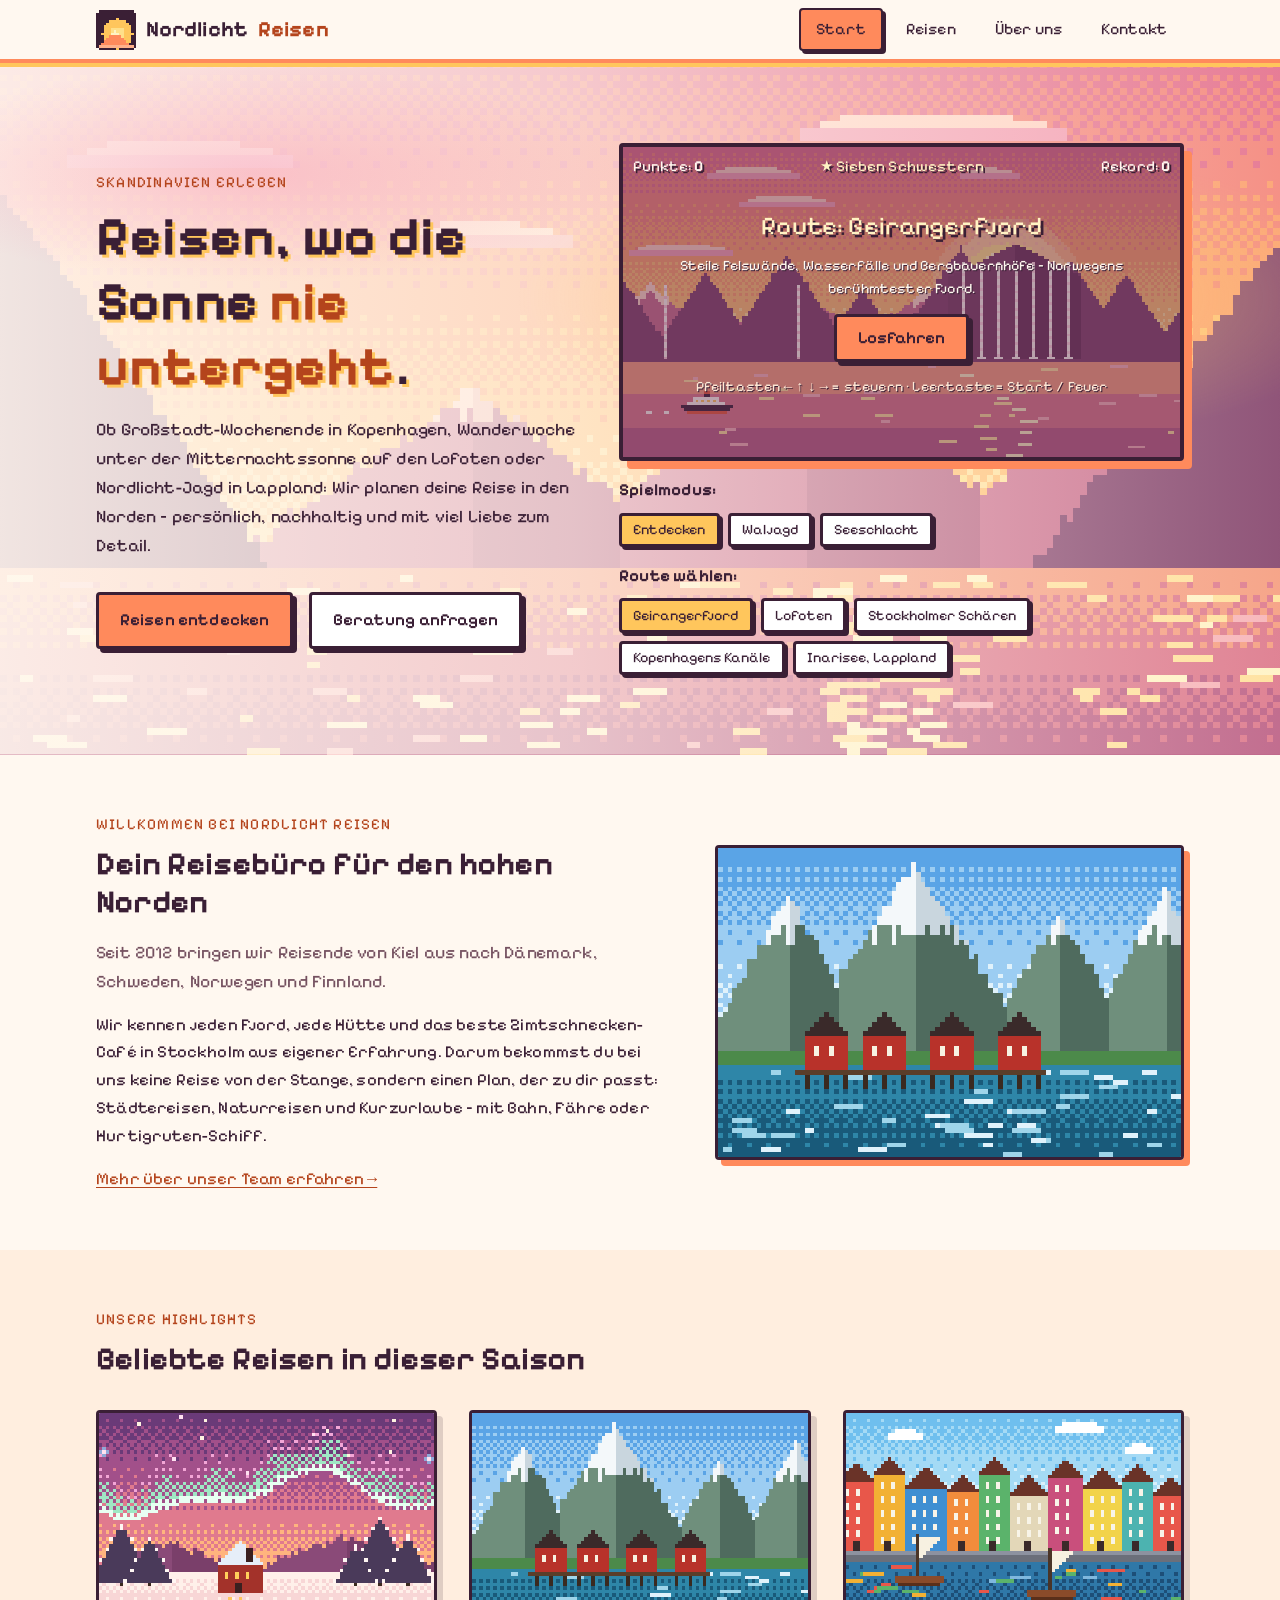
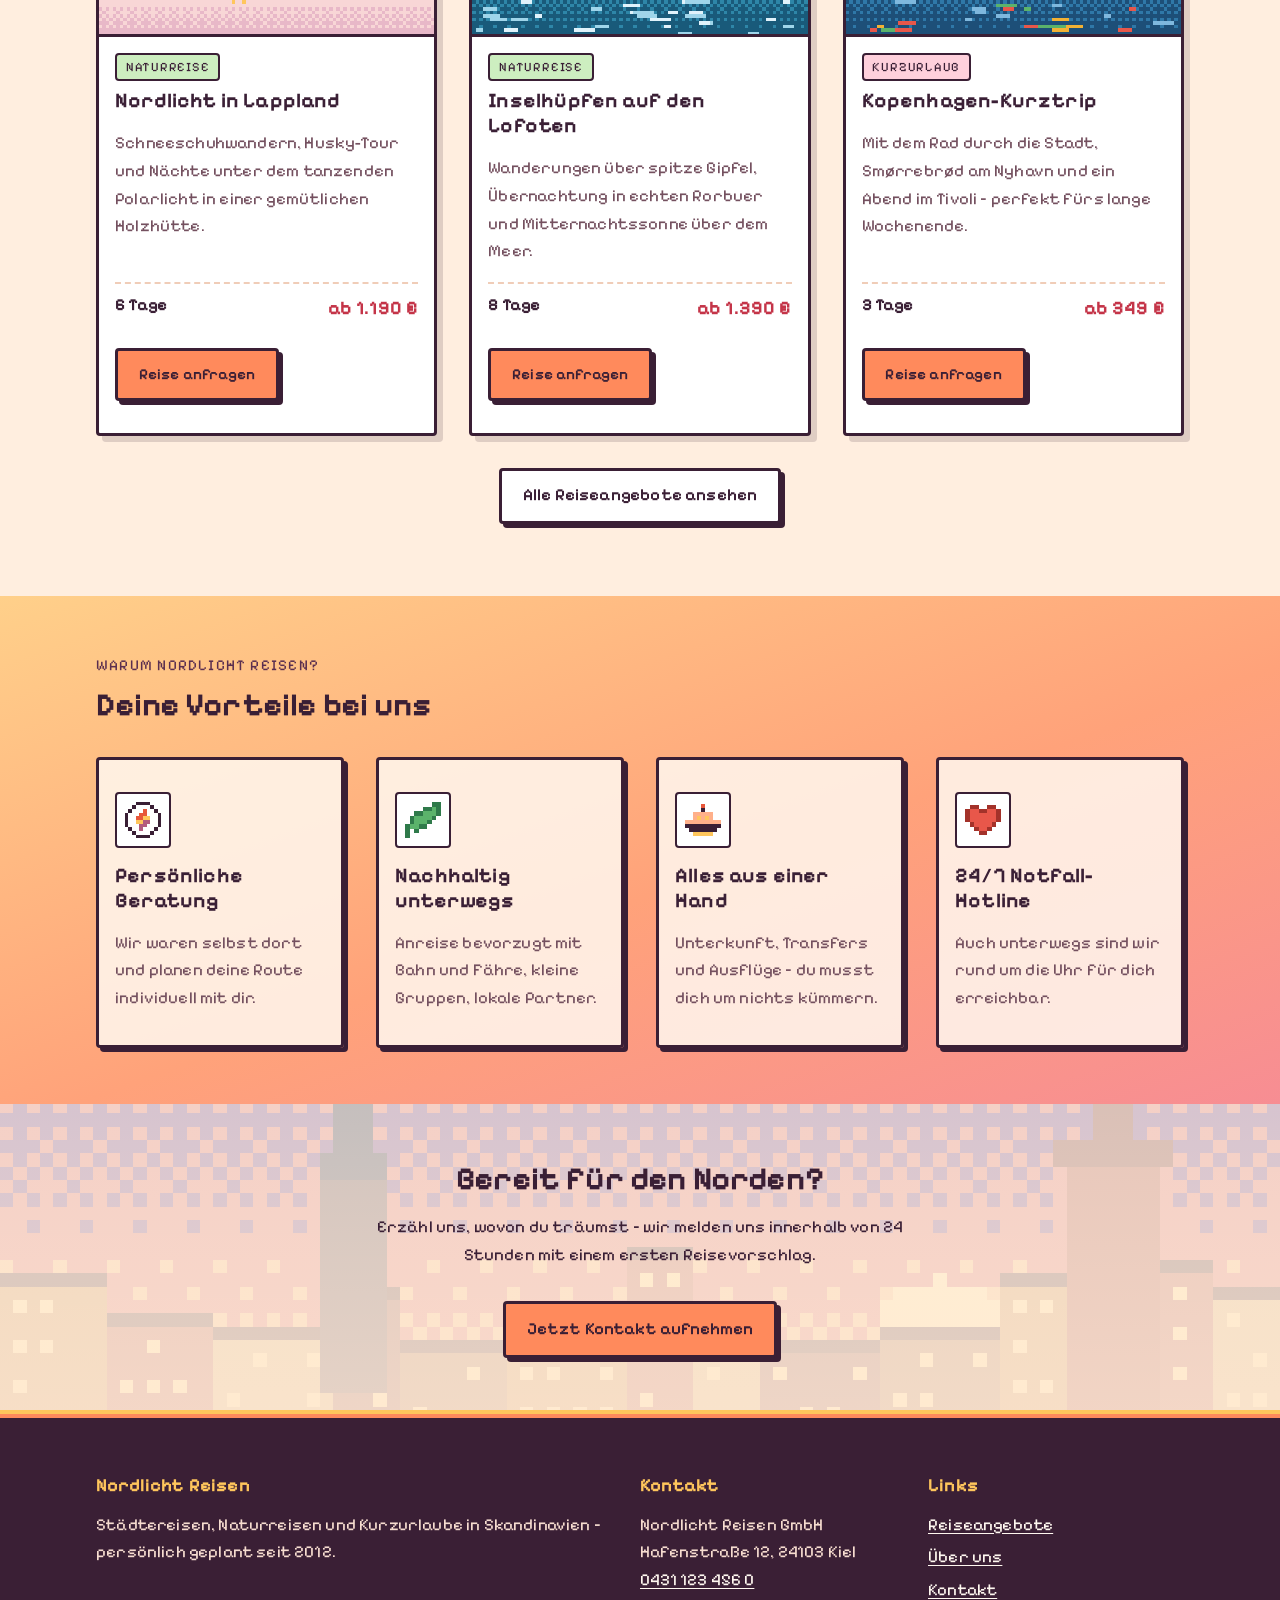
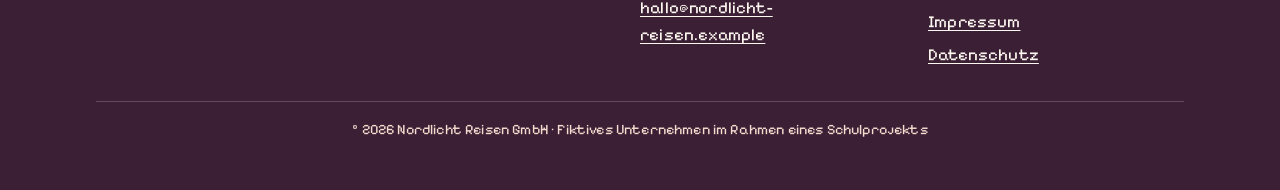
<file: index.html>
<!DOCTYPE html>
<html lang="de">
<head>
  <meta charset="UTF-8">
  <meta name="viewport" content="width=device-width, initial-scale=1.0">
  <meta name="description" content="Nordlicht Reisen: Städtereisen, Naturreisen und Kurzurlaube in Skandinavien – von Kopenhagen bis Lappland.">
  <meta name="author" content="Nordlicht Reisen GmbH">
  <title>Nordlicht Reisen – Skandinavien erleben</title>
  <link rel="icon" href="img/logo.svg" type="image/svg+xml">
  <link rel="preconnect" href="https://fonts.googleapis.com">
  <link rel="preconnect" href="https://fonts.gstatic.com" crossorigin>
  <link rel="stylesheet" href="https://fonts.googleapis.com/css2?family=Pixelify+Sans:wght@400;500;600;700&display=swap">
  <link rel="stylesheet" href="css/style.css">
  <!-- Optional: kleines Spiel im Hero. Die Seite funktioniert auch ohne JavaScript. -->
  <script src="js/fjord-spiel.js" defer></script>
</head>
<body>
  <a class="skip-link" href="#inhalt">Zum Inhalt springen</a>

  <header class="site-header">
    <div class="container">
      <a class="logo" href="index.html">
        <img src="img/logo.svg" alt="Logo von Nordlicht Reisen" width="40" height="40">
        Nordlicht <span>Reisen</span>
      </a>
      <nav class="hauptnav" aria-label="Hauptnavigation">
        <ul>
          <li><a href="index.html" aria-current="page">Start</a></li>
          <li><a href="reisen.html">Reisen</a></li>
          <li><a href="ueber-uns.html">Über uns</a></li>
          <li><a href="kontakt.html">Kontakt</a></li>
        </ul>
      </nav>
    </div>
  </header>

  <main id="inhalt">
    <!-- Hero-Bereich: Hintergrundbild per CSS (background-image), Animation per ::before -->
    <section class="hero" aria-labelledby="hero-titel">
      <div class="container hero__inhalt">
        <div class="hero__text">
          <span class="vorzeile">Skandinavien erleben</span>
          <h1 id="hero-titel">Reisen, wo die Sonne <em>nie untergeht</em>.</h1>
          <p>Ob Großstadt-Wochenende in Kopenhagen, Wanderwoche unter der Mitternachtssonne auf den Lofoten oder Nordlicht-Jagd in Lappland: Wir planen deine Reise in den Norden – persönlich, nachhaltig und mit viel Liebe zum Detail.</p>
          <div class="hero__aktionen">
            <a class="btn" href="reisen.html">Reisen entdecken</a>
            <a class="btn btn--hell" href="kontakt.html">Beratung anfragen</a>
          </div>
        </div>

        <!-- Fjord-Fahrt: ohne JS ein Bild, mit JS ein Spiel (Pfeiltasten + Routenauswahl) -->
        <div class="spiel-bereich">
        <div class="spiel" id="fjord-spiel">
          <canvas id="fjord-canvas" width="192" height="108" tabindex="0"
                  aria-label="Fjord-Fahrt-Spiel: Steuere das Schiff mit den Pfeiltasten durch den Fjord"></canvas>
          <div class="spiel__hud">
            <span>Punkte: <strong id="spiel-punkte">0</strong></span>
            <span class="spiel__ort" id="spiel-ort" aria-live="polite"></span>
            <span>Rekord: <strong id="spiel-rekord">0</strong></span>
          </div>
          <div class="spiel__overlay" id="spiel-overlay">
            <p class="spiel__titel" id="spiel-titel">Fjord-Fahrt</p>
            <p class="spiel__text" id="spiel-text">Wähle unten deine Route und entdecke die schönsten Orte des Nordens.</p>
            <button type="button" class="btn spiel__start" id="spiel-start">Spiel starten</button>
            <a class="spiel__link" id="spiel-link" href="reisen.html" hidden>Diese Reise in echt ansehen →</a>
            <p class="spiel__hinweis">Pfeiltasten ← ↑ ↓ → = steuern · Leertaste = Start / Feuer</p>
          </div>
          <noscript>
            <p class="spiel__noscript">Sonnenuntergang im Fjord – mit aktiviertem JavaScript kannst du hier ein Schiff steuern.</p>
          </noscript>
        </div>
        </div>
      </div>
    </section>

    <!-- Unternehmensvorstellung -->
    <section class="sektion" aria-labelledby="willkommen-titel">
      <div class="container zweispaltig">
        <div>
          <span class="vorzeile">Willkommen bei Nordlicht Reisen</span>
          <h2 id="willkommen-titel">Dein Reisebüro für den hohen Norden</h2>
          <p class="einleitung">Seit 2012 bringen wir Reisende von Kiel aus nach Dänemark, Schweden, Norwegen und Finnland.</p>
          <p>Wir kennen jeden Fjord, jede Hütte und das beste Zimtschnecken-Café in Stockholm aus eigener Erfahrung. Darum bekommst du bei uns keine Reise von der Stange, sondern einen Plan, der zu dir passt: Städtereisen, Naturreisen und Kurzurlaube – mit Bahn, Fähre oder Hurtigruten-Schiff.</p>
          <a href="ueber-uns.html">Mehr über unser Team erfahren →</a>
        </div>
        <img src="img/reiseziel-lofoten.svg" alt="Rote Fischerhütten auf Stelzen vor schneebedeckten Bergen der Lofoten" width="960" height="640" loading="lazy">
      </div>
    </section>

    <!-- Ausgewählte Reiseangebote -->
    <section class="sektion sektion--pfirsich" aria-labelledby="highlights-titel">
      <div class="container">
        <div class="sektion__kopf">
          <span class="vorzeile">Unsere Highlights</span>
          <h2 id="highlights-titel">Beliebte Reisen in dieser Saison</h2>
        </div>

        <div class="reise-raster">
          <article class="reise">
            <img src="img/reiseziel-lappland.svg" alt="Sanftes Nordlicht am rosa Dämmerungshimmel über einer roten Hütte im verschneiten Lappland" width="960" height="640" loading="lazy">
            <div class="reise__inhalt">
              <span class="badge badge--natur">Naturreise</span>
              <h3>Nordlicht in Lappland</h3>
              <p>Schneeschuhwandern, Husky-Tour und Nächte unter dem tanzenden Polarlicht in einer gemütlichen Holzhütte.</p>
              <ul class="reise__fakten">
                <li>6 Tage</li>
                <li class="reise__preis">ab 1.190 €</li>
              </ul>
              <a class="btn" href="kontakt.html#kontaktformular" aria-label="Nordlicht in Lappland anfragen">Reise anfragen</a>
            </div>
          </article>

          <article class="reise">
            <img src="img/reiseziel-lofoten.svg" alt="Rote Fischerhütten vor den schroffen Bergen der Lofoten" width="960" height="640" loading="lazy">
            <div class="reise__inhalt">
              <span class="badge badge--natur">Naturreise</span>
              <h3>Inselhüpfen auf den Lofoten</h3>
              <p>Wanderungen über spitze Gipfel, Übernachtung in echten Rorbuer und Mitternachtssonne über dem Meer.</p>
              <ul class="reise__fakten">
                <li>8 Tage</li>
                <li class="reise__preis">ab 1.390 €</li>
              </ul>
              <a class="btn" href="kontakt.html#kontaktformular" aria-label="Inselhüpfen auf den Lofoten anfragen">Reise anfragen</a>
            </div>
          </article>

          <article class="reise">
            <img src="img/reiseziel-kopenhagen.svg" alt="Bunte Giebelhäuser und Segelboote am Kanal Nyhavn in Kopenhagen" width="960" height="640" loading="lazy">
            <div class="reise__inhalt">
              <span class="badge badge--kurz">Kurzurlaub</span>
              <h3>Kopenhagen-Kurztrip</h3>
              <p>Mit dem Rad durch die Stadt, Smørrebrød am Nyhavn und ein Abend im Tivoli – perfekt fürs lange Wochenende.</p>
              <ul class="reise__fakten">
                <li>3 Tage</li>
                <li class="reise__preis">ab 349 €</li>
              </ul>
              <a class="btn" href="kontakt.html#kontaktformular" aria-label="Kopenhagen-Kurztrip anfragen">Reise anfragen</a>
            </div>
          </article>
        </div>

        <p class="mehr-link"><a class="btn btn--hell" href="reisen.html">Alle Reiseangebote ansehen</a></p>
      </div>
    </section>

    <!-- Unternehmensvorteile -->
    <section class="sektion sektion--sonne" aria-labelledby="vorteile-titel">
      <div class="container">
        <div class="sektion__kopf">
          <span class="vorzeile">Warum Nordlicht Reisen?</span>
          <h2 id="vorteile-titel">Deine Vorteile bei uns</h2>
        </div>
        <ul class="vorteile">
          <li class="vorteil">
            <img src="img/icon-kompass.svg" alt="" width="56" height="56">
            <h3>Persönliche Beratung</h3>
            <p>Wir waren selbst dort und planen deine Route individuell mit dir.</p>
          </li>
          <li class="vorteil">
            <img src="img/icon-blatt.svg" alt="" width="56" height="56">
            <h3>Nachhaltig unterwegs</h3>
            <p>Anreise bevorzugt mit Bahn und Fähre, kleine Gruppen, lokale Partner.</p>
          </li>
          <li class="vorteil">
            <img src="img/icon-schiff.svg" alt="" width="56" height="56">
            <h3>Alles aus einer Hand</h3>
            <p>Unterkunft, Transfers und Ausflüge – du musst dich um nichts kümmern.</p>
          </li>
          <li class="vorteil">
            <img src="img/icon-herz.svg" alt="" width="56" height="56">
            <h3>24/7 Notfall-Hotline</h3>
            <p>Auch unterwegs sind wir rund um die Uhr für dich erreichbar.</p>
          </li>
        </ul>
      </div>
    </section>

    <!-- Call-to-Action-Band -->
    <section class="band" aria-labelledby="band-titel">
      <div class="container">
        <h2 id="band-titel">Bereit für den Norden?</h2>
        <p>Erzähl uns, wovon du träumst – wir melden uns innerhalb von 24 Stunden mit einem ersten Reisevorschlag.</p>
        <a class="btn" href="kontakt.html">Jetzt Kontakt aufnehmen</a>
      </div>
    </section>
  </main>

  <footer class="site-footer">
    <div class="container">
      <div class="footer-raster">
        <section>
          <h2>Nordlicht Reisen</h2>
          <p>Städtereisen, Naturreisen und Kurzurlaube in Skandinavien – persönlich geplant seit 2012.</p>
        </section>
        <section>
          <h2>Kontakt</h2>
          <address>
            Nordlicht Reisen GmbH<br>
            Hafenstraße 12, 24103 Kiel<br>
            <a href="tel:+494311234560">0431 123 456 0</a><br>
            <a href="mailto:hallo@nordlicht-reisen.example">hallo@nordlicht-reisen.example</a>
          </address>
        </section>
        <nav aria-label="Footer-Navigation">
          <h2>Links</h2>
          <ul>
            <li><a href="reisen.html">Reiseangebote</a></li>
            <li><a href="ueber-uns.html">Über uns</a></li>
            <li><a href="kontakt.html">Kontakt</a></li>
            <li><a href="kontakt.html#impressum">Impressum</a></li>
            <li><a href="kontakt.html#datenschutz-info">Datenschutz</a></li>
          </ul>
        </nav>
      </div>
      <p class="footer-unten">© 2026 Nordlicht Reisen GmbH · Fiktives Unternehmen im Rahmen eines Schulprojekts</p>
    </div>
  </footer>
</body>
</html>
</file>
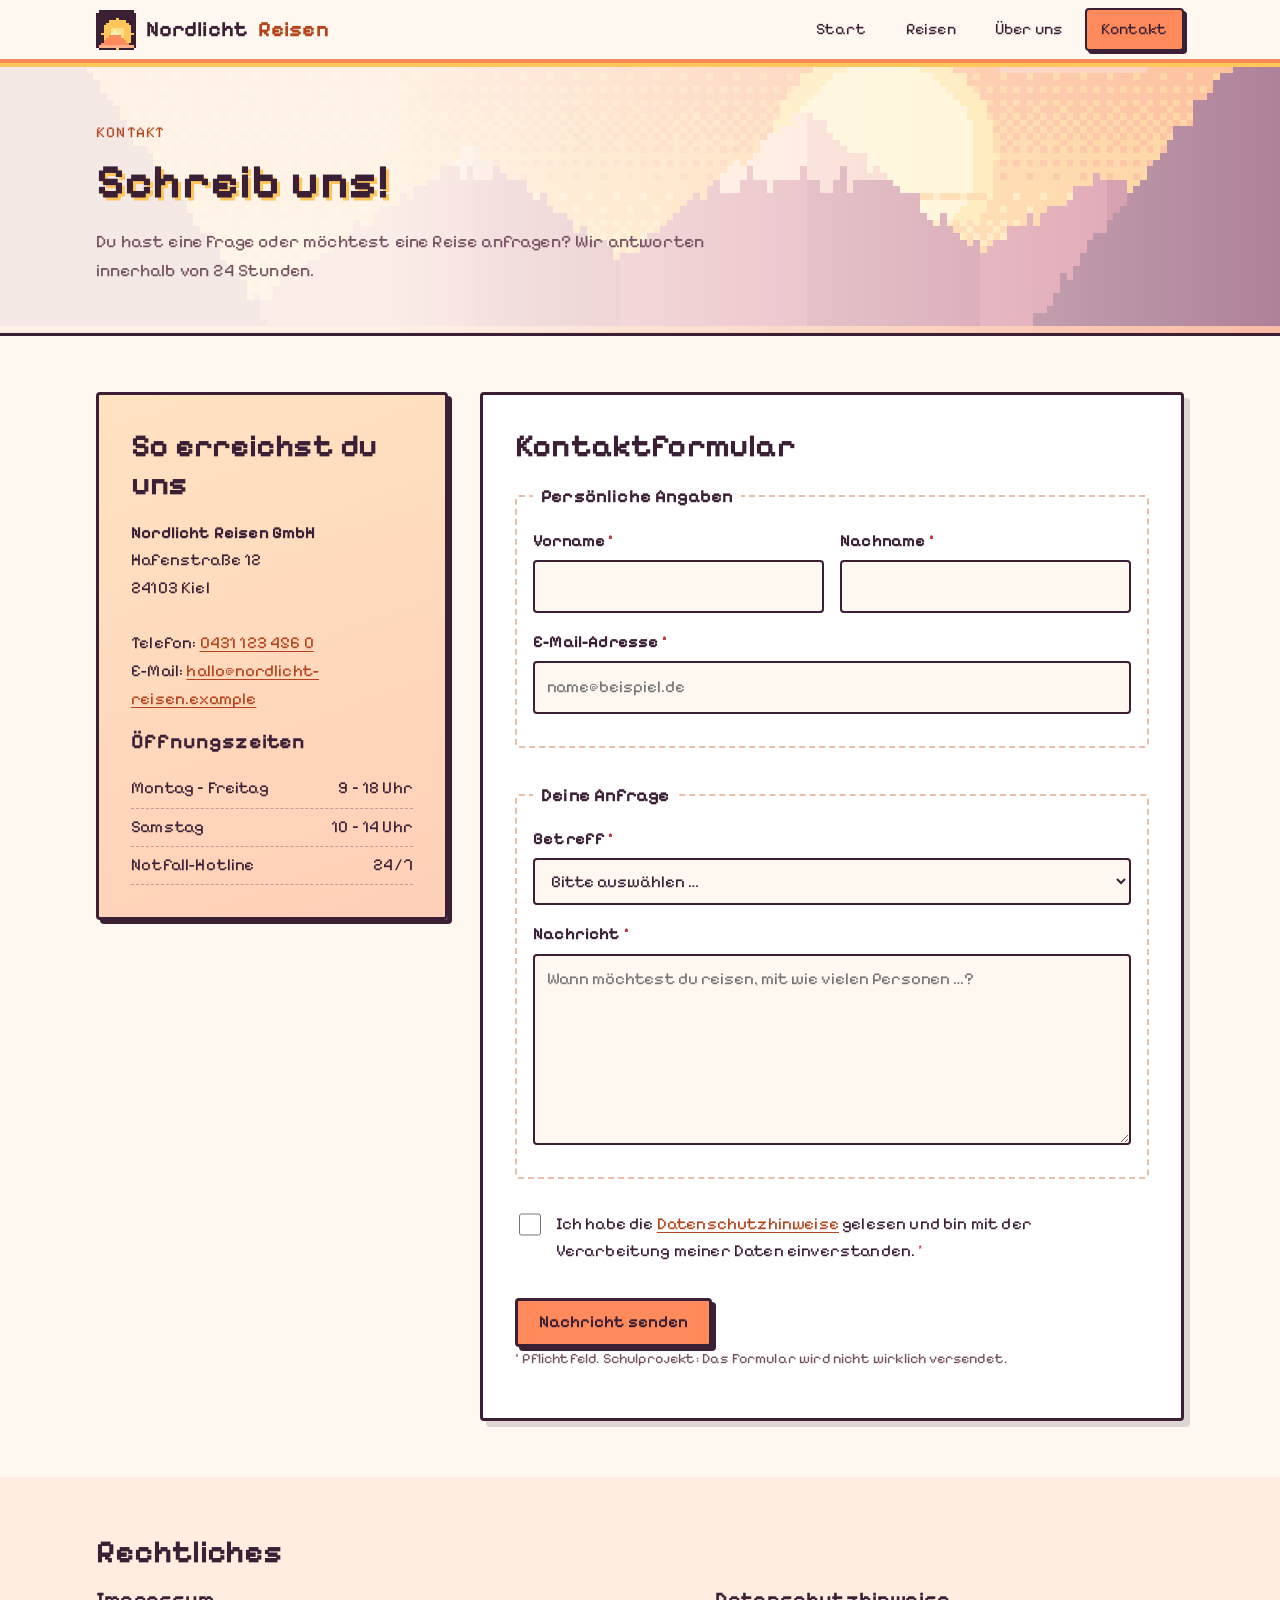
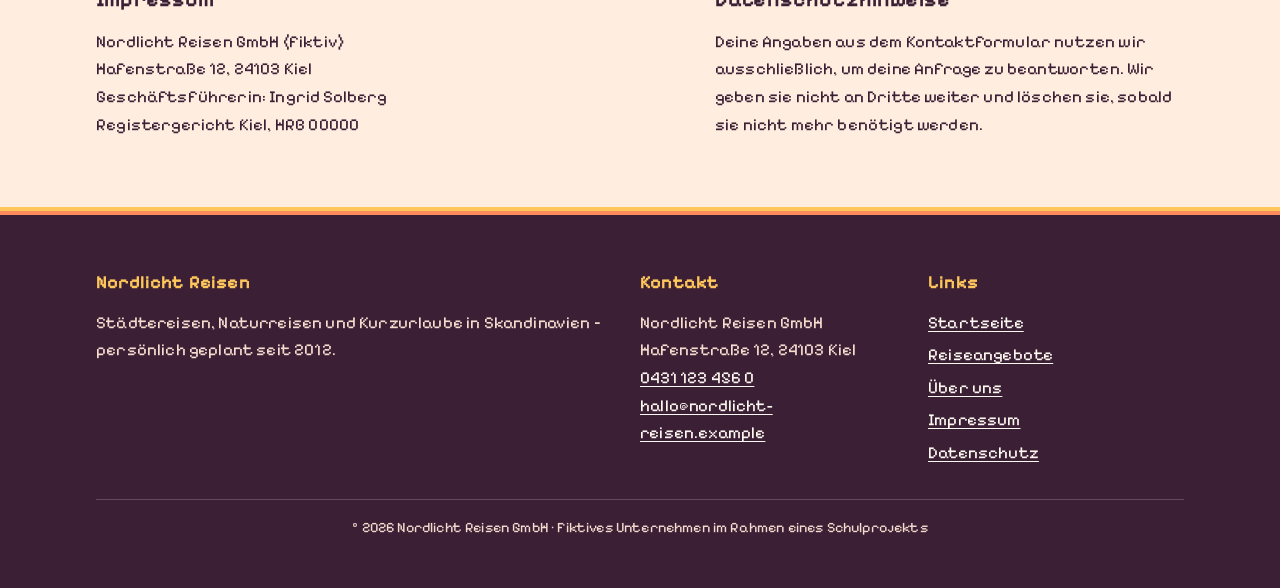
<file: kontakt.html>
<!DOCTYPE html>
<html lang="de">
<head>
  <meta charset="UTF-8">
  <meta name="viewport" content="width=device-width, initial-scale=1.0">
  <meta name="description" content="Kontakt zu Nordlicht Reisen in Kiel: Telefon, E-Mail, Öffnungszeiten und Kontaktformular für deine Reiseanfrage.">
  <meta name="author" content="Nordlicht Reisen GmbH">
  <title>Kontakt – Nordlicht Reisen</title>
  <link rel="icon" href="img/logo.svg" type="image/svg+xml">
  <link rel="preconnect" href="https://fonts.googleapis.com">
  <link rel="preconnect" href="https://fonts.gstatic.com" crossorigin>
  <link rel="stylesheet" href="https://fonts.googleapis.com/css2?family=Pixelify+Sans:wght@400;500;600;700&display=swap">
  <link rel="stylesheet" href="css/style.css">
</head>
<body>
  <a class="skip-link" href="#inhalt">Zum Inhalt springen</a>

  <header class="site-header">
    <div class="container">
      <a class="logo" href="index.html">
        <img src="img/logo.svg" alt="Logo von Nordlicht Reisen" width="40" height="40">
        Nordlicht <span>Reisen</span>
      </a>
      <nav class="hauptnav" aria-label="Hauptnavigation">
        <ul>
          <li><a href="index.html">Start</a></li>
          <li><a href="reisen.html">Reisen</a></li>
          <li><a href="ueber-uns.html">Über uns</a></li>
          <li><a href="kontakt.html" aria-current="page">Kontakt</a></li>
        </ul>
      </nav>
    </div>
  </header>

  <main id="inhalt">
    <section class="seitenkopf" aria-labelledby="seiten-titel">
      <div class="container">
        <span class="vorzeile">Kontakt</span>
        <h1 id="seiten-titel">Schreib uns!</h1>
        <p class="einleitung">Du hast eine Frage oder möchtest eine Reise anfragen? Wir antworten innerhalb von 24 Stunden.</p>
      </div>
    </section>

    <section class="sektion" aria-label="Kontaktdaten und Kontaktformular">
      <div class="container kontakt-layout">
        <!-- Kontaktdaten -->
        <div class="kontaktdaten">
          <h2>So erreichst du uns</h2>
          <address>
            <strong>Nordlicht Reisen GmbH</strong><br>
            Hafenstraße 12<br>
            24103 Kiel<br><br>
            Telefon: <a href="tel:+494311234560">0431 123 456 0</a><br>
            E-Mail: <a href="mailto:hallo@nordlicht-reisen.example">hallo@nordlicht-reisen.example</a>
          </address>

          <h3>Öffnungszeiten</h3>
          <ul class="oeffnungszeiten">
            <li><span>Montag – Freitag</span> <span>9 – 18 Uhr</span></li>
            <li><span>Samstag</span> <span>10 – 14 Uhr</span></li>
            <li><span>Notfall-Hotline</span> <span>24/7</span></li>
          </ul>
        </div>

        <!-- Kontaktformular: native HTML-Validierung (required, type="email", minlength) -->
        <form id="kontaktformular" action="#" method="post">
          <h2>Kontaktformular</h2>

          <fieldset>
            <legend>Persönliche Angaben</legend>
            <div class="feld-reihe">
              <div class="feld">
                <label for="vorname">Vorname <span class="pflicht" aria-hidden="true">*</span></label>
                <input type="text" id="vorname" name="vorname" autocomplete="given-name" required>
              </div>
              <div class="feld">
                <label for="nachname">Nachname <span class="pflicht" aria-hidden="true">*</span></label>
                <input type="text" id="nachname" name="nachname" autocomplete="family-name" required>
              </div>
            </div>
            <div class="feld">
              <label for="email">E-Mail-Adresse <span class="pflicht" aria-hidden="true">*</span></label>
              <input type="email" id="email" name="email" autocomplete="email" placeholder="name@beispiel.de" required>
            </div>
          </fieldset>

          <fieldset>
            <legend>Deine Anfrage</legend>
            <div class="feld">
              <label for="betreff">Betreff <span class="pflicht" aria-hidden="true">*</span></label>
              <select id="betreff" name="betreff" required>
                <option value="">Bitte auswählen …</option>
                <optgroup label="Reiseanfrage">
                  <option value="kopenhagen">Kopenhagen-Kurztrip</option>
                  <option value="stockholm">Stockholm &amp; Schären</option>
                  <option value="oslo">Oslo kompakt</option>
                  <option value="lofoten">Inselhüpfen auf den Lofoten</option>
                  <option value="lappland">Nordlicht in Lappland</option>
                  <option value="geiranger">Fjord-Wochenende Geiranger</option>
                </optgroup>
                <optgroup label="Sonstiges">
                  <option value="beratung">Allgemeine Beratung</option>
                  <option value="gruppe">Gruppenreise</option>
                  <option value="feedback">Feedback</option>
                </optgroup>
              </select>
            </div>
            <div class="feld">
              <label for="nachricht">Nachricht <span class="pflicht" aria-hidden="true">*</span></label>
              <textarea id="nachricht" name="nachricht" rows="6" minlength="10" placeholder="Wann möchtest du reisen, mit wie vielen Personen …?" required></textarea>
            </div>
          </fieldset>

          <div class="checkbox">
            <input type="checkbox" id="datenschutz" name="datenschutz" value="akzeptiert" required>
            <label for="datenschutz">Ich habe die <a href="#datenschutz-info">Datenschutzhinweise</a> gelesen und bin mit der Verarbeitung meiner Daten einverstanden. <span class="pflicht" aria-hidden="true">*</span></label>
          </div>

          <button type="submit" class="btn">Nachricht senden</button>
          <p class="hinweis-klein">* Pflichtfeld. Schulprojekt: Das Formular wird nicht wirklich versendet.</p>
        </form>
      </div>
    </section>

    <section class="sektion sektion--pfirsich" aria-labelledby="rechtliches-titel">
      <div class="container">
        <h2 id="rechtliches-titel">Rechtliches</h2>
        <div class="zweispaltig">
          <article id="impressum">
            <h3>Impressum</h3>
            <p>Nordlicht Reisen GmbH (fiktiv)<br>Hafenstraße 12, 24103 Kiel<br>Geschäftsführerin: Ingrid Solberg<br>Registergericht Kiel, HRB 00000</p>
          </article>
          <article id="datenschutz-info">
            <h3>Datenschutzhinweise</h3>
            <p>Deine Angaben aus dem Kontaktformular nutzen wir ausschließlich, um deine Anfrage zu beantworten. Wir geben sie nicht an Dritte weiter und löschen sie, sobald sie nicht mehr benötigt werden.</p>
          </article>
        </div>
      </div>
    </section>
  </main>

  <footer class="site-footer">
    <div class="container">
      <div class="footer-raster">
        <section>
          <h2>Nordlicht Reisen</h2>
          <p>Städtereisen, Naturreisen und Kurzurlaube in Skandinavien – persönlich geplant seit 2012.</p>
        </section>
        <section>
          <h2>Kontakt</h2>
          <address>
            Nordlicht Reisen GmbH<br>
            Hafenstraße 12, 24103 Kiel<br>
            <a href="tel:+494311234560">0431 123 456 0</a><br>
            <a href="mailto:hallo@nordlicht-reisen.example">hallo@nordlicht-reisen.example</a>
          </address>
        </section>
        <nav aria-label="Footer-Navigation">
          <h2>Links</h2>
          <ul>
            <li><a href="index.html">Startseite</a></li>
            <li><a href="reisen.html">Reiseangebote</a></li>
            <li><a href="ueber-uns.html">Über uns</a></li>
            <li><a href="#impressum">Impressum</a></li>
            <li><a href="#datenschutz-info">Datenschutz</a></li>
          </ul>
        </nav>
      </div>
      <p class="footer-unten">© 2026 Nordlicht Reisen GmbH · Fiktives Unternehmen im Rahmen eines Schulprojekts</p>
    </div>
  </footer>
</body>
</html>
</file>
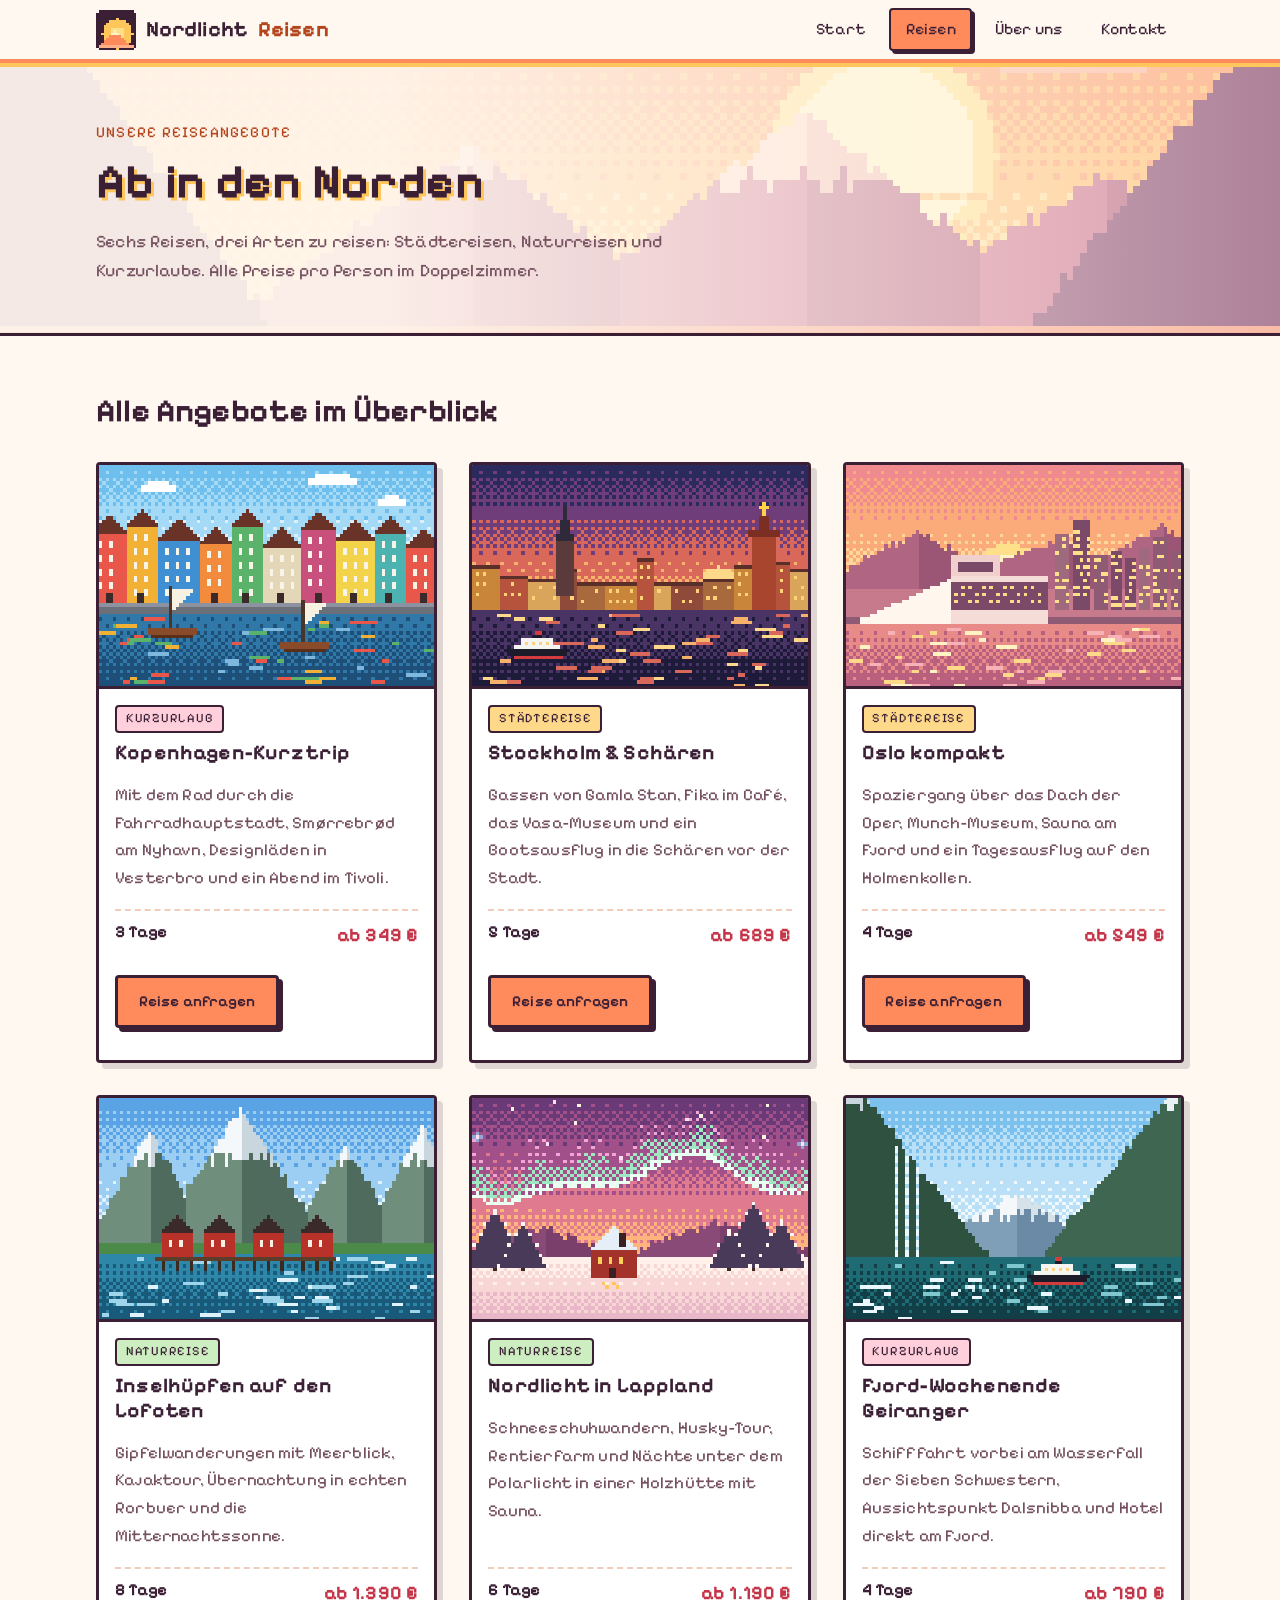
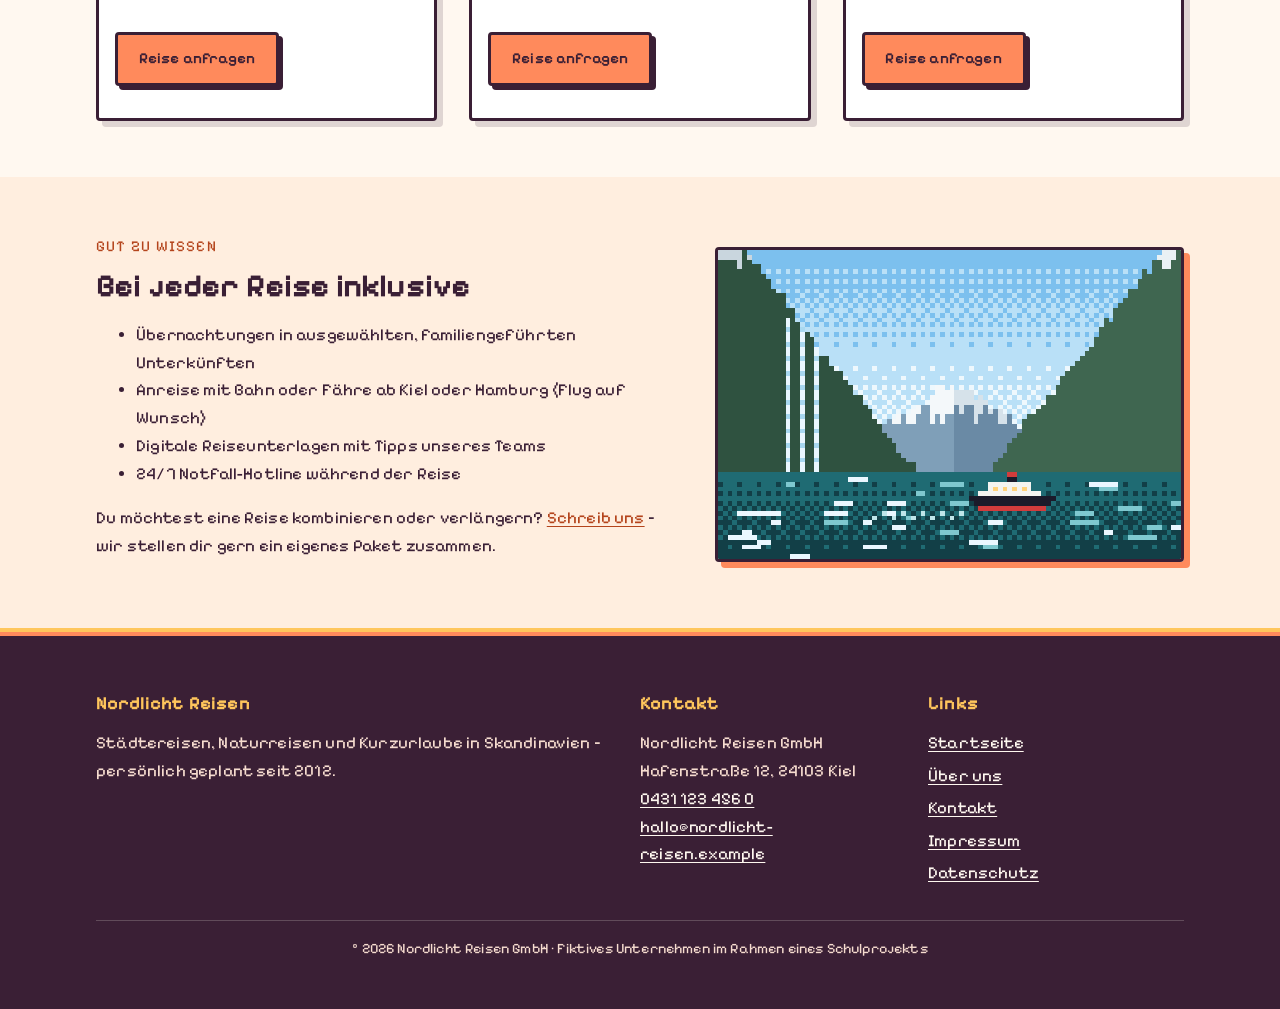
<file: reisen.html>
<!DOCTYPE html>
<html lang="de">
<head>
  <meta charset="UTF-8">
  <meta name="viewport" content="width=device-width, initial-scale=1.0">
  <meta name="description" content="Alle Reiseangebote von Nordlicht Reisen: Städtereisen, Naturreisen und Kurzurlaube in Dänemark, Schweden, Norwegen und Finnland.">
  <meta name="author" content="Nordlicht Reisen GmbH">
  <title>Reiseangebote – Nordlicht Reisen</title>
  <link rel="icon" href="img/logo.svg" type="image/svg+xml">
  <link rel="preconnect" href="https://fonts.googleapis.com">
  <link rel="preconnect" href="https://fonts.gstatic.com" crossorigin>
  <link rel="stylesheet" href="https://fonts.googleapis.com/css2?family=Pixelify+Sans:wght@400;500;600;700&display=swap">
  <link rel="stylesheet" href="css/style.css">
</head>
<body>
  <a class="skip-link" href="#inhalt">Zum Inhalt springen</a>

  <header class="site-header">
    <div class="container">
      <a class="logo" href="index.html">
        <img src="img/logo.svg" alt="Logo von Nordlicht Reisen" width="40" height="40">
        Nordlicht <span>Reisen</span>
      </a>
      <nav class="hauptnav" aria-label="Hauptnavigation">
        <ul>
          <li><a href="index.html">Start</a></li>
          <li><a href="reisen.html" aria-current="page">Reisen</a></li>
          <li><a href="ueber-uns.html">Über uns</a></li>
          <li><a href="kontakt.html">Kontakt</a></li>
        </ul>
      </nav>
    </div>
  </header>

  <main id="inhalt">
    <section class="seitenkopf" aria-labelledby="seiten-titel">
      <div class="container">
        <span class="vorzeile">Unsere Reiseangebote</span>
        <h1 id="seiten-titel">Ab in den Norden</h1>
        <p class="einleitung">Sechs Reisen, drei Arten zu reisen: Städtereisen, Naturreisen und Kurzurlaube. Alle Preise pro Person im Doppelzimmer.</p>
      </div>
    </section>

    <section class="sektion" aria-labelledby="angebote-titel">
      <div class="container">
        <h2 id="angebote-titel" class="sektion__kopf">Alle Angebote im Überblick</h2>

        <div class="reise-raster">
          <article class="reise" id="kopenhagen">
            <img src="img/reiseziel-kopenhagen.svg" alt="Bunte Giebelhäuser und Segelboote am Kanal Nyhavn in Kopenhagen" width="960" height="640" loading="lazy">
            <div class="reise__inhalt">
              <span class="badge badge--kurz">Kurzurlaub</span>
              <h3>Kopenhagen-Kurztrip</h3>
              <p>Mit dem Rad durch die Fahrradhauptstadt, Smørrebrød am Nyhavn, Designläden in Vesterbro und ein Abend im Tivoli.</p>
              <ul class="reise__fakten">
                <li>3 Tage</li>
                <li class="reise__preis">ab 349 €</li>
              </ul>
              <a class="btn" href="kontakt.html#kontaktformular" aria-label="Kopenhagen-Kurztrip anfragen">Reise anfragen</a>
            </div>
          </article>

          <article class="reise" id="stockholm">
            <img src="img/reiseziel-stockholm.svg" alt="Altstadt Gamla Stan in Stockholm bei Sonnenuntergang mit Kirchturm und Rathausturm" width="960" height="640" loading="lazy">
            <div class="reise__inhalt">
              <span class="badge badge--stadt">Städtereise</span>
              <h3>Stockholm &amp; Schären</h3>
              <p>Gassen von Gamla Stan, Fika im Café, das Vasa-Museum und ein Bootsausflug in die Schären vor der Stadt.</p>
              <ul class="reise__fakten">
                <li>5 Tage</li>
                <li class="reise__preis">ab 689 €</li>
              </ul>
              <a class="btn" href="kontakt.html#kontaktformular" aria-label="Stockholm und Schären anfragen">Reise anfragen</a>
            </div>
          </article>

          <article class="reise" id="oslo">
            <img src="img/reiseziel-oslo.svg" alt="Das weiße Opernhaus von Oslo am Wasser zur blauen Stunde" width="960" height="640" loading="lazy">
            <div class="reise__inhalt">
              <span class="badge badge--stadt">Städtereise</span>
              <h3>Oslo kompakt</h3>
              <p>Spaziergang über das Dach der Oper, Munch-Museum, Sauna am Fjord und ein Tagesausflug auf den Holmenkollen.</p>
              <ul class="reise__fakten">
                <li>4 Tage</li>
                <li class="reise__preis">ab 549 €</li>
              </ul>
              <a class="btn" href="kontakt.html#kontaktformular" aria-label="Oslo kompakt anfragen">Reise anfragen</a>
            </div>
          </article>

          <article class="reise" id="lofoten">
            <img src="img/reiseziel-lofoten.svg" alt="Rote Fischerhütten auf Stelzen vor schneebedeckten Bergen der Lofoten" width="960" height="640" loading="lazy">
            <div class="reise__inhalt">
              <span class="badge badge--natur">Naturreise</span>
              <h3>Inselhüpfen auf den Lofoten</h3>
              <p>Gipfelwanderungen mit Meerblick, Kajaktour, Übernachtung in echten Rorbuer und die Mitternachtssonne.</p>
              <ul class="reise__fakten">
                <li>8 Tage</li>
                <li class="reise__preis">ab 1.390 €</li>
              </ul>
              <a class="btn" href="kontakt.html#kontaktformular" aria-label="Inselhüpfen auf den Lofoten anfragen">Reise anfragen</a>
            </div>
          </article>

          <article class="reise" id="lappland">
            <img src="img/reiseziel-lappland.svg" alt="Sanftes Nordlicht am rosa Dämmerungshimmel über einer roten Hütte im verschneiten Lappland" width="960" height="640" loading="lazy">
            <div class="reise__inhalt">
              <span class="badge badge--natur">Naturreise</span>
              <h3>Nordlicht in Lappland</h3>
              <p>Schneeschuhwandern, Husky-Tour, Rentierfarm und Nächte unter dem Polarlicht in einer Holzhütte mit Sauna.</p>
              <ul class="reise__fakten">
                <li>6 Tage</li>
                <li class="reise__preis">ab 1.190 €</li>
              </ul>
              <a class="btn" href="kontakt.html#kontaktformular" aria-label="Nordlicht in Lappland anfragen">Reise anfragen</a>
            </div>
          </article>

          <article class="reise" id="geiranger">
            <img src="img/reiseziel-geiranger.svg" alt="Steiler Geirangerfjord mit Wasserfall und einem Schiff auf dem Wasser" width="960" height="640" loading="lazy">
            <div class="reise__inhalt">
              <span class="badge badge--kurz">Kurzurlaub</span>
              <h3>Fjord-Wochenende Geiranger</h3>
              <p>Schifffahrt vorbei am Wasserfall der Sieben Schwestern, Aussichtspunkt Dalsnibba und Hotel direkt am Fjord.</p>
              <ul class="reise__fakten">
                <li>4 Tage</li>
                <li class="reise__preis">ab 790 €</li>
              </ul>
              <a class="btn" href="kontakt.html#kontaktformular" aria-label="Fjord-Wochenende Geiranger anfragen">Reise anfragen</a>
            </div>
          </article>
        </div>
      </div>
    </section>

    <section class="sektion sektion--pfirsich" aria-labelledby="inklusive-titel">
      <div class="container zweispaltig">
        <div>
          <span class="vorzeile">Gut zu wissen</span>
          <h2 id="inklusive-titel">Bei jeder Reise inklusive</h2>
          <ul>
            <li>Übernachtungen in ausgewählten, familiengeführten Unterkünften</li>
            <li>Anreise mit Bahn oder Fähre ab Kiel oder Hamburg (Flug auf Wunsch)</li>
            <li>Digitale Reiseunterlagen mit Tipps unseres Teams</li>
            <li>24/7 Notfall-Hotline während der Reise</li>
          </ul>
          <p>Du möchtest eine Reise kombinieren oder verlängern? <a href="kontakt.html">Schreib uns</a> – wir stellen dir gern ein eigenes Paket zusammen.</p>
        </div>
        <img src="img/reiseziel-geiranger.svg" alt="Schiff im Geirangerfjord zwischen steilen grünen Felswänden" width="960" height="640" loading="lazy">
      </div>
    </section>
  </main>

  <footer class="site-footer">
    <div class="container">
      <div class="footer-raster">
        <section>
          <h2>Nordlicht Reisen</h2>
          <p>Städtereisen, Naturreisen und Kurzurlaube in Skandinavien – persönlich geplant seit 2012.</p>
        </section>
        <section>
          <h2>Kontakt</h2>
          <address>
            Nordlicht Reisen GmbH<br>
            Hafenstraße 12, 24103 Kiel<br>
            <a href="tel:+494311234560">0431 123 456 0</a><br>
            <a href="mailto:hallo@nordlicht-reisen.example">hallo@nordlicht-reisen.example</a>
          </address>
        </section>
        <nav aria-label="Footer-Navigation">
          <h2>Links</h2>
          <ul>
            <li><a href="index.html">Startseite</a></li>
            <li><a href="ueber-uns.html">Über uns</a></li>
            <li><a href="kontakt.html">Kontakt</a></li>
            <li><a href="kontakt.html#impressum">Impressum</a></li>
            <li><a href="kontakt.html#datenschutz-info">Datenschutz</a></li>
          </ul>
        </nav>
      </div>
      <p class="footer-unten">© 2026 Nordlicht Reisen GmbH · Fiktives Unternehmen im Rahmen eines Schulprojekts</p>
    </div>
  </footer>
</body>
</html>
</file>
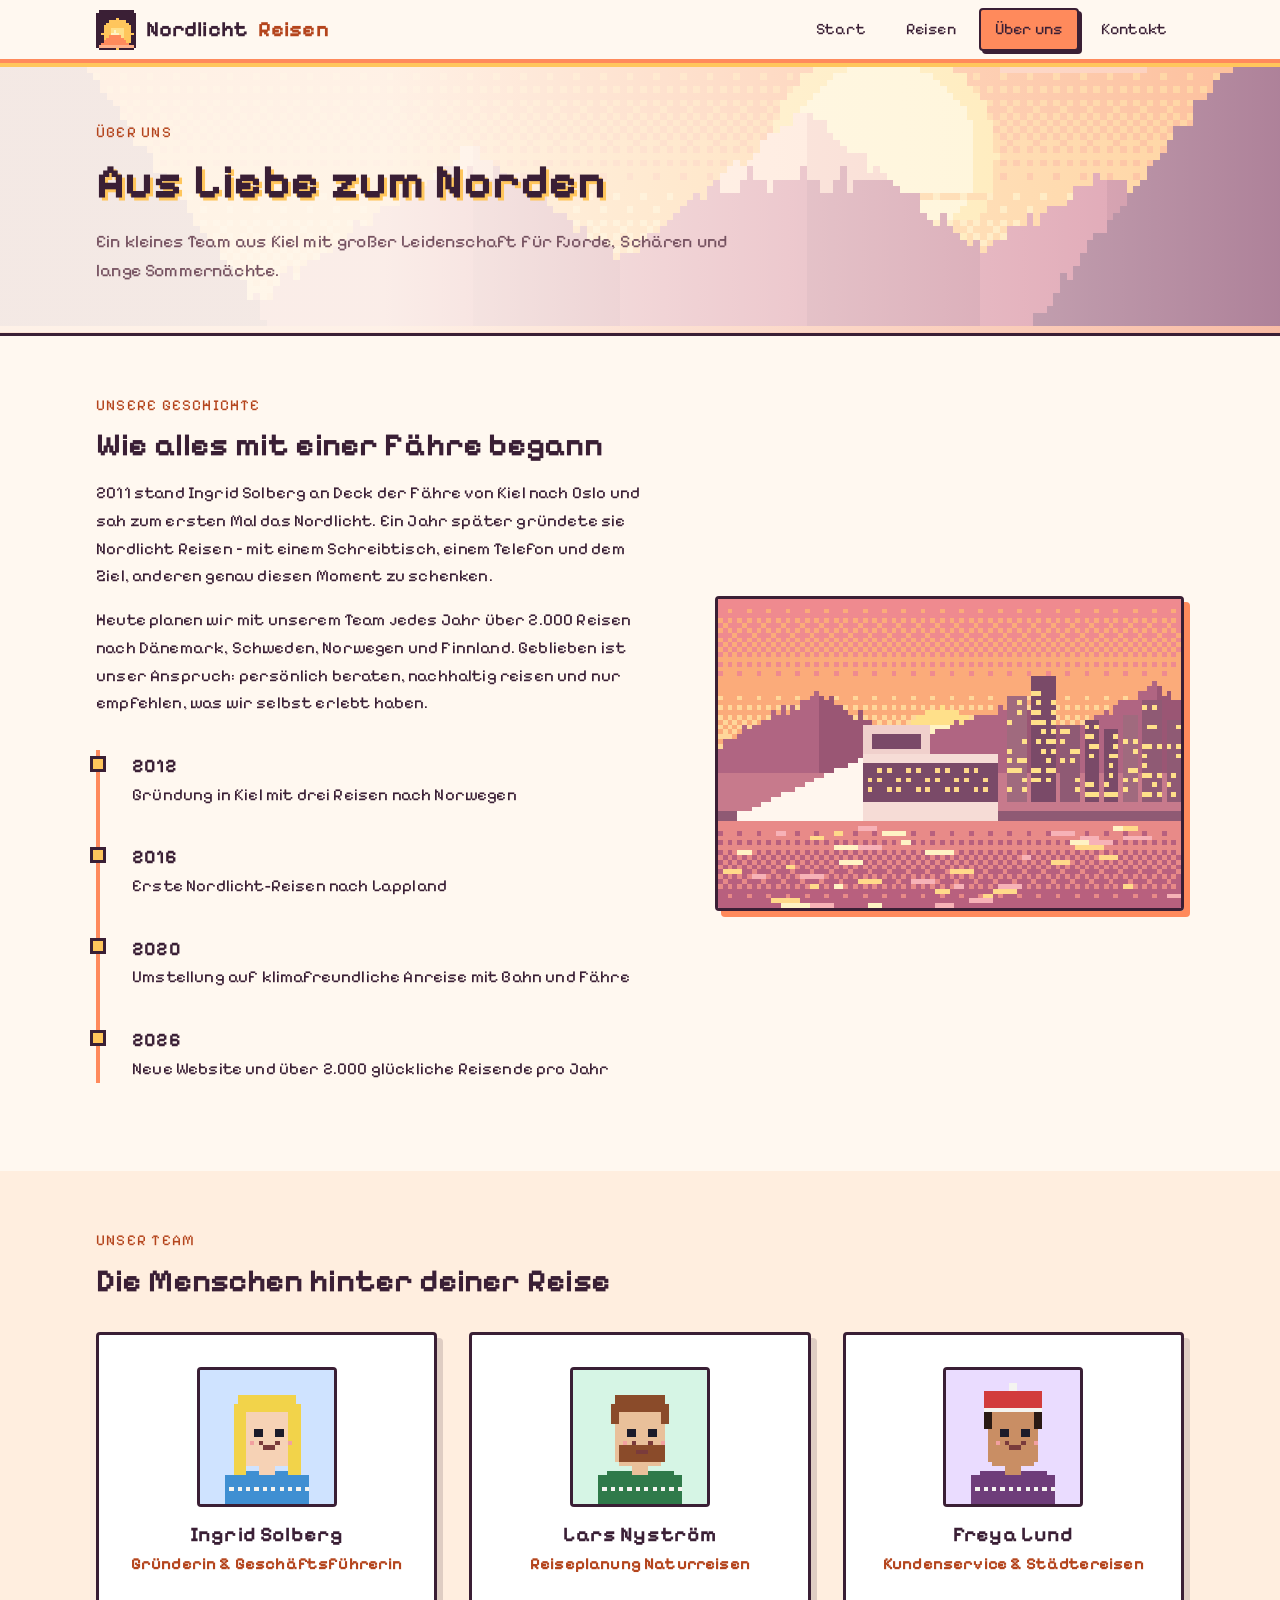
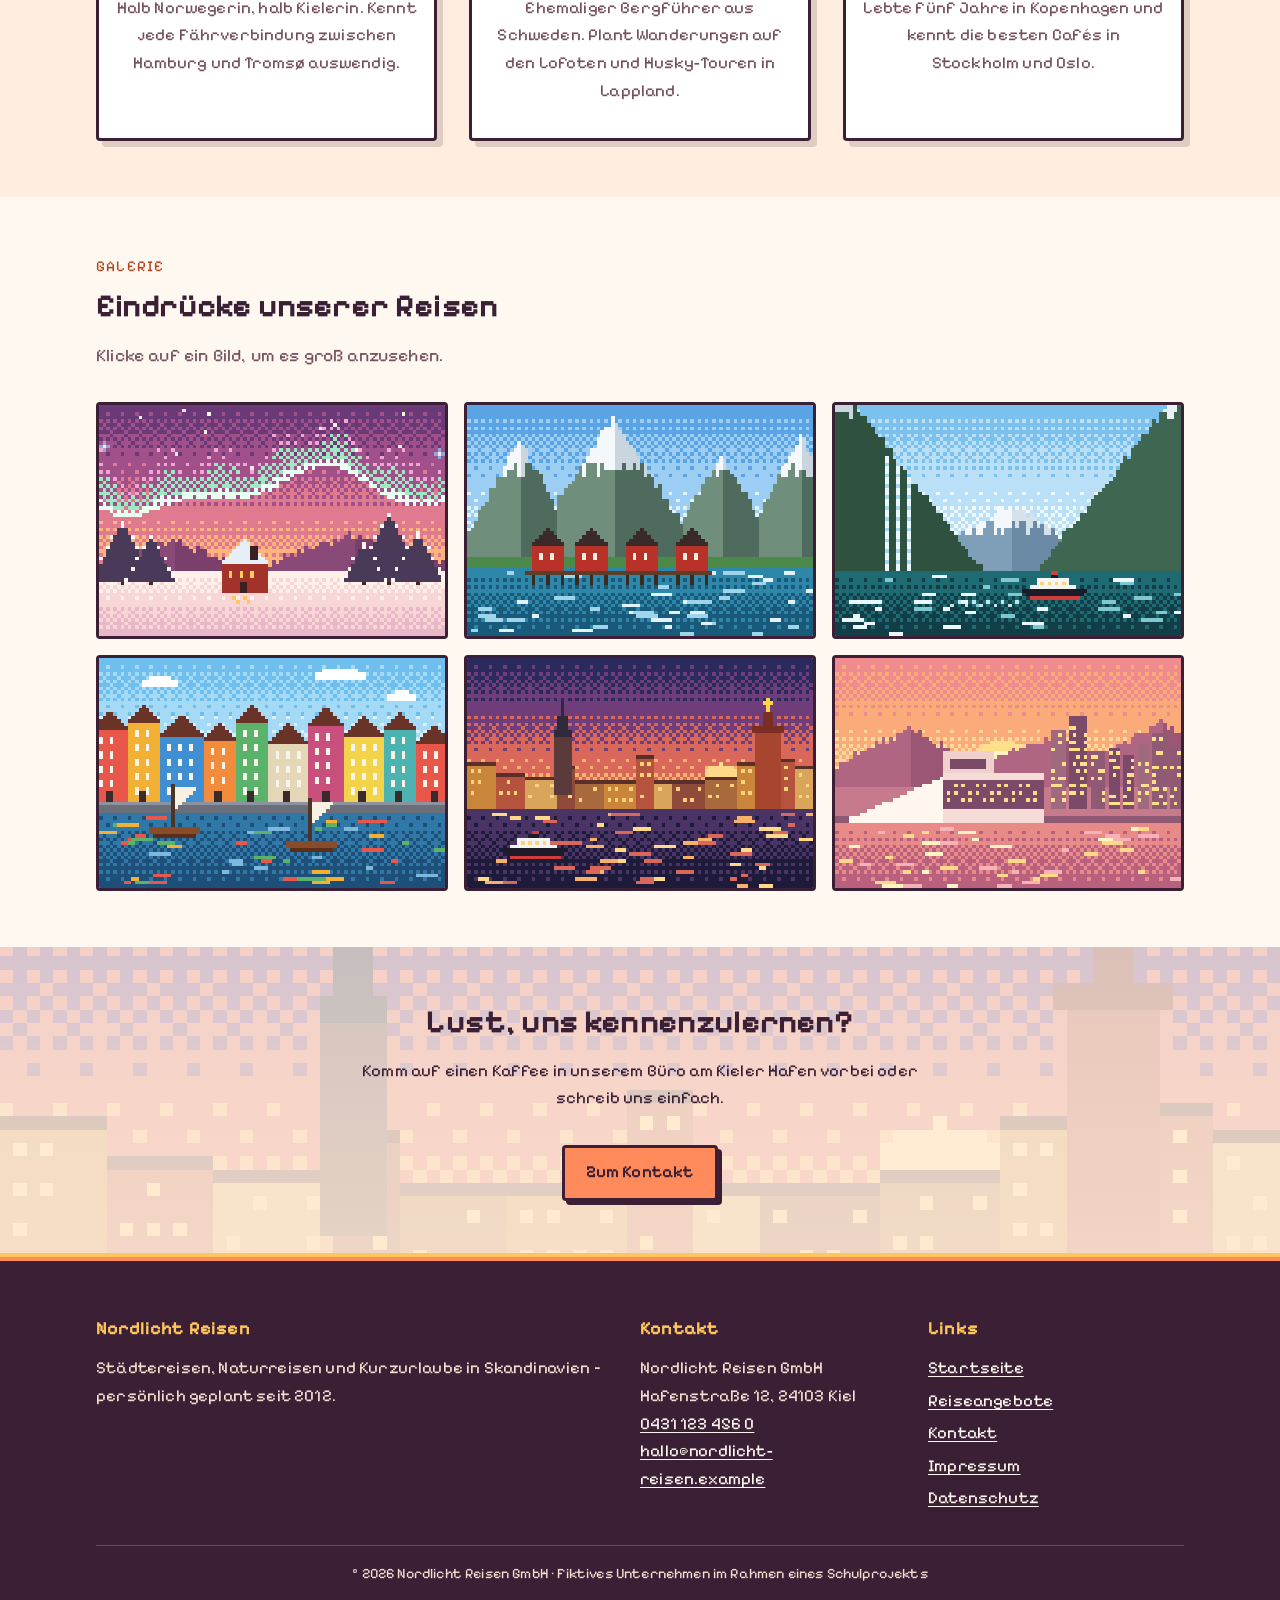
<file: ueber-uns.html>
<!DOCTYPE html>
<html lang="de">
<head>
  <meta charset="UTF-8">
  <meta name="viewport" content="width=device-width, initial-scale=1.0">
  <meta name="description" content="Über Nordlicht Reisen: unsere Geschichte seit 2012, unser Team und Eindrücke unserer Reisen in Skandinavien.">
  <meta name="author" content="Nordlicht Reisen GmbH">
  <title>Über uns – Nordlicht Reisen</title>
  <link rel="icon" href="img/logo.svg" type="image/svg+xml">
  <link rel="preconnect" href="https://fonts.googleapis.com">
  <link rel="preconnect" href="https://fonts.gstatic.com" crossorigin>
  <link rel="stylesheet" href="https://fonts.googleapis.com/css2?family=Pixelify+Sans:wght@400;500;600;700&display=swap">
  <link rel="stylesheet" href="css/style.css">
</head>
<body>
  <a class="skip-link" href="#inhalt">Zum Inhalt springen</a>

  <header class="site-header">
    <div class="container">
      <a class="logo" href="index.html">
        <img src="img/logo.svg" alt="Logo von Nordlicht Reisen" width="40" height="40">
        Nordlicht <span>Reisen</span>
      </a>
      <nav class="hauptnav" aria-label="Hauptnavigation">
        <ul>
          <li><a href="index.html">Start</a></li>
          <li><a href="reisen.html">Reisen</a></li>
          <li><a href="ueber-uns.html" aria-current="page">Über uns</a></li>
          <li><a href="kontakt.html">Kontakt</a></li>
        </ul>
      </nav>
    </div>
  </header>

  <main id="inhalt">
    <section class="seitenkopf" aria-labelledby="seiten-titel">
      <div class="container">
        <span class="vorzeile">Über uns</span>
        <h1 id="seiten-titel">Aus Liebe zum Norden</h1>
        <p class="einleitung">Ein kleines Team aus Kiel mit großer Leidenschaft für Fjorde, Schären und lange Sommernächte.</p>
      </div>
    </section>

    <!-- Unternehmensgeschichte -->
    <section class="sektion" aria-labelledby="geschichte-titel">
      <div class="container zweispaltig">
        <div>
          <span class="vorzeile">Unsere Geschichte</span>
          <h2 id="geschichte-titel">Wie alles mit einer Fähre begann</h2>
          <p>2011 stand Ingrid Solberg an Deck der Fähre von Kiel nach Oslo und sah zum ersten Mal das Nordlicht. Ein Jahr später gründete sie Nordlicht Reisen – mit einem Schreibtisch, einem Telefon und dem Ziel, anderen genau diesen Moment zu schenken.</p>
          <p>Heute planen wir mit unserem Team jedes Jahr über 2.000 Reisen nach Dänemark, Schweden, Norwegen und Finnland. Geblieben ist unser Anspruch: persönlich beraten, nachhaltig reisen und nur empfehlen, was wir selbst erlebt haben.</p>

          <ol class="zeitleiste">
            <li><strong>2012</strong> Gründung in Kiel mit drei Reisen nach Norwegen</li>
            <li><strong>2016</strong> Erste Nordlicht-Reisen nach Lappland</li>
            <li><strong>2020</strong> Umstellung auf klimafreundliche Anreise mit Bahn und Fähre</li>
            <li><strong>2026</strong> Neue Website und über 2.000 glückliche Reisende pro Jahr</li>
          </ol>
        </div>
        <img src="img/reiseziel-oslo.svg" alt="Opernhaus von Oslo am Hafen, dort wo die Geschichte von Nordlicht Reisen begann" width="960" height="640" loading="lazy">
      </div>
    </section>

    <!-- Team -->
    <section class="sektion sektion--pfirsich" aria-labelledby="team-titel">
      <div class="container">
        <div class="sektion__kopf">
          <span class="vorzeile">Unser Team</span>
          <h2 id="team-titel">Die Menschen hinter deiner Reise</h2>
        </div>

        <div class="team">
          <article class="person">
            <img src="img/team-ingrid.svg" alt="Pixel-Porträt von Ingrid Solberg mit langen blonden Haaren und blauem Norwegerpullover" width="140" height="140" loading="lazy">
            <h3>Ingrid Solberg</h3>
            <p class="person__rolle">Gründerin &amp; Geschäftsführerin</p>
            <p>Halb Norwegerin, halb Kielerin. Kennt jede Fährverbindung zwischen Hamburg und Tromsø auswendig.</p>
          </article>

          <article class="person">
            <img src="img/team-lars.svg" alt="Pixel-Porträt von Lars Nyström mit braunem Bart und grünem Pullover" width="140" height="140" loading="lazy">
            <h3>Lars Nyström</h3>
            <p class="person__rolle">Reiseplanung Naturreisen</p>
            <p>Ehemaliger Bergführer aus Schweden. Plant Wanderungen auf den Lofoten und Husky-Touren in Lappland.</p>
          </article>

          <article class="person">
            <img src="img/team-freya.svg" alt="Pixel-Porträt von Freya Lund mit roter Wollmütze und lila Pullover" width="140" height="140" loading="lazy">
            <h3>Freya Lund</h3>
            <p class="person__rolle">Kundenservice &amp; Städtereisen</p>
            <p>Lebte fünf Jahre in Kopenhagen und kennt die besten Cafés in Stockholm und Oslo.</p>
          </article>
        </div>
      </div>
    </section>

    <!-- CSS-only Galerie: Klick auf ein Bild öffnet die Lightbox über :target -->
    <section class="sektion" id="galerie" aria-labelledby="galerie-titel">
      <div class="container">
        <div class="sektion__kopf">
          <span class="vorzeile">Galerie</span>
          <h2 id="galerie-titel">Eindrücke unserer Reisen</h2>
          <p class="einleitung">Klicke auf ein Bild, um es groß anzusehen.</p>
        </div>

        <ul class="galerie">
          <li><a href="#bild-1"><img src="img/reiseziel-lappland.svg" alt="Nordlicht über einer Hütte in Lappland" width="960" height="640" loading="lazy"></a></li>
          <li><a href="#bild-2"><img src="img/reiseziel-lofoten.svg" alt="Fischerhütten auf den Lofoten" width="960" height="640" loading="lazy"></a></li>
          <li><a href="#bild-3"><img src="img/reiseziel-geiranger.svg" alt="Schiff im Geirangerfjord" width="960" height="640" loading="lazy"></a></li>
          <li><a href="#bild-4"><img src="img/reiseziel-kopenhagen.svg" alt="Nyhavn in Kopenhagen" width="960" height="640" loading="lazy"></a></li>
          <li><a href="#bild-5"><img src="img/reiseziel-stockholm.svg" alt="Gamla Stan in Stockholm bei Sonnenuntergang" width="960" height="640" loading="lazy"></a></li>
          <li><a href="#bild-6"><img src="img/reiseziel-oslo.svg" alt="Opernhaus in Oslo am Abend" width="960" height="640" loading="lazy"></a></li>
        </ul>
      </div>

      <!-- Lightboxen: unsichtbar, bis ihre ID in der Adresszeile steht (#bild-1 …) -->
      <div class="lightbox" id="bild-1">
        <a class="btn lightbox__schliessen" href="#galerie">✕ Schließen</a>
        <figure><img src="img/reiseziel-lappland.svg" alt="Nordlicht über einer Hütte in Lappland, groß" width="960" height="640"><figcaption>Lappland, Finnland</figcaption></figure>
      </div>
      <div class="lightbox" id="bild-2">
        <a class="btn lightbox__schliessen" href="#galerie">✕ Schließen</a>
        <figure><img src="img/reiseziel-lofoten.svg" alt="Fischerhütten auf den Lofoten, groß" width="960" height="640"><figcaption>Lofoten, Norwegen</figcaption></figure>
      </div>
      <div class="lightbox" id="bild-3">
        <a class="btn lightbox__schliessen" href="#galerie">✕ Schließen</a>
        <figure><img src="img/reiseziel-geiranger.svg" alt="Schiff im Geirangerfjord, groß" width="960" height="640"><figcaption>Geirangerfjord, Norwegen</figcaption></figure>
      </div>
      <div class="lightbox" id="bild-4">
        <a class="btn lightbox__schliessen" href="#galerie">✕ Schließen</a>
        <figure><img src="img/reiseziel-kopenhagen.svg" alt="Nyhavn in Kopenhagen, groß" width="960" height="640"><figcaption>Kopenhagen, Dänemark</figcaption></figure>
      </div>
      <div class="lightbox" id="bild-5">
        <a class="btn lightbox__schliessen" href="#galerie">✕ Schließen</a>
        <figure><img src="img/reiseziel-stockholm.svg" alt="Gamla Stan in Stockholm, groß" width="960" height="640"><figcaption>Stockholm, Schweden</figcaption></figure>
      </div>
      <div class="lightbox" id="bild-6">
        <a class="btn lightbox__schliessen" href="#galerie">✕ Schließen</a>
        <figure><img src="img/reiseziel-oslo.svg" alt="Opernhaus in Oslo, groß" width="960" height="640"><figcaption>Oslo, Norwegen</figcaption></figure>
      </div>
    </section>

    <section class="band" aria-labelledby="band-titel">
      <div class="container">
        <h2 id="band-titel">Lust, uns kennenzulernen?</h2>
        <p>Komm auf einen Kaffee in unserem Büro am Kieler Hafen vorbei oder schreib uns einfach.</p>
        <a class="btn" href="kontakt.html">Zum Kontakt</a>
      </div>
    </section>
  </main>

  <footer class="site-footer">
    <div class="container">
      <div class="footer-raster">
        <section>
          <h2>Nordlicht Reisen</h2>
          <p>Städtereisen, Naturreisen und Kurzurlaube in Skandinavien – persönlich geplant seit 2012.</p>
        </section>
        <section>
          <h2>Kontakt</h2>
          <address>
            Nordlicht Reisen GmbH<br>
            Hafenstraße 12, 24103 Kiel<br>
            <a href="tel:+494311234560">0431 123 456 0</a><br>
            <a href="mailto:hallo@nordlicht-reisen.example">hallo@nordlicht-reisen.example</a>
          </address>
        </section>
        <nav aria-label="Footer-Navigation">
          <h2>Links</h2>
          <ul>
            <li><a href="index.html">Startseite</a></li>
            <li><a href="reisen.html">Reiseangebote</a></li>
            <li><a href="kontakt.html">Kontakt</a></li>
            <li><a href="kontakt.html#impressum">Impressum</a></li>
            <li><a href="kontakt.html#datenschutz-info">Datenschutz</a></li>
          </ul>
        </nav>
      </div>
      <p class="footer-unten">© 2026 Nordlicht Reisen GmbH · Fiktives Unternehmen im Rahmen eines Schulprojekts</p>
    </div>
  </footer>
</body>
</html>
</file>
<file: css/style.css>
/* ==========================================================================
   Nordlicht Reisen – Stylesheet
   Thema: "Mitternachtssonne" – helles, warmes Sonnenuntergangslicht
   Aufbau: Mobile First. Grundregeln gelten fürs Smartphone (bis 767 px),
   Media Queries erweitern das Layout für Tablet (ab 768 px) und Desktop (ab 1024 px).

   Inhalt
   1. Variablen (CSS Custom Properties)
   2. Reset & Grundlagen
   3. Typografie
   4. Buttons & Links
   5. Header & Navigation
   6. Hero (Startseite) & Fjord-Spiel
   7. Sektionen, Karten, Raster
   8. Seitenkopf (Unterseiten)
   9. Über uns: Zeitleiste, Team, Galerie
   10. Kontakt & Formular
   11. Footer
   12. Media Queries: Tablet, Desktop
   13. Reduzierte Bewegung, Druckansicht
   ========================================================================== */

/* 1. Variablen ------------------------------------------------------------ */
:root {
  /* Farben – bewusst gemischt in HEX, RGB und HSL */
  --dunkel: #3a1f35;            /* Pflaume: Text, Rahmen, Pixel-Schatten */
  --dunkel-2: #5a2e4f;
  --akzent: #ff8a5c;            /* Koralle: Buttons */
  --akzent-hell: #ffab85;
  --akzent-dunkel: #b4441c;     /* dunkles Orange: Links, gut lesbar auf Creme */
  --gold: #ffc65c;
  --rosa: hsl(340, 75%, 62%);
  --pfirsich: #ffeedf;
  --creme: #fff8f0;
  --text: #3a1f35;
  --text-leise: #74505f;
  --text-hell: #fff8f0;
  --rot: rgb(196, 52, 72);
  --karte: #ffffff;
  --schatten: rgba(58, 31, 53, 0.16);

  /* Schriften */
  --font-pixel: "Pixelify Sans", "Courier New", monospace;
  --font-text: var(--font-pixel); /* alles im 2D-Pixel-Look */

  /* Abstände (rem = relativ zur Grundschriftgröße → flexibel) */
  --abstand-s: 0.5rem;
  --abstand-m: 1rem;
  --abstand-l: 2rem;
  --abstand-xl: 3.5rem;
  --breite-max: 72rem;
  --radius: 4px;
  --pixel-schatten: 4px 4px 0 var(--dunkel);
}

/* 2. Reset & Grundlagen ----------------------------------------------------- */
*,
*::before,
*::after {
  box-sizing: border-box;
}

html {
  scroll-behavior: smooth;
}

/* Sprungziele (#id) nicht unter dem festen Header verstecken */
[id] {
  scroll-margin-top: 7rem;
}

body {
  margin: 0;
  font-family: var(--font-text);
  font-size: 1.05rem;
  line-height: 1.65;
  letter-spacing: 0.01em;
  color: var(--text);
  background-color: var(--creme);
  overflow-x: hidden; /* Sicherheitsnetz gegen horizontales Scrollen */
}

/* Responsive Bilder: nie breiter als ihr Container */
img {
  display: block;
  max-width: 100%;
  height: auto;
  image-rendering: pixelated;
}

.container {
  width: 100%;
  max-width: var(--breite-max);
  margin: 0 auto;
  padding: 0 var(--abstand-m);
}

.skip-link {
  position: absolute;
  left: -999px;
  top: 0;
  z-index: 100;
  padding: var(--abstand-s) var(--abstand-m);
  background: var(--gold);
  color: var(--dunkel);
  font-weight: 700;
}

.skip-link:focus {
  left: var(--abstand-m);
}

/* 3. Typografie ------------------------------------------------------------- */
h1,
h2,
h3,
h4 {
  font-family: var(--font-pixel);
  font-weight: 700;
  line-height: 1.2;
  margin: 0 0 var(--abstand-m);
}

h1 {
  font-size: 2.1rem;
}

h2 {
  font-size: 1.7rem;
}

h3 {
  font-size: 1.3rem;
}

p {
  margin: 0 0 var(--abstand-m);
}

.vorzeile {
  display: inline-block;
  margin-bottom: var(--abstand-s);
  font-family: var(--font-pixel);
  font-size: 0.95rem;
  letter-spacing: 0.08em;
  text-transform: uppercase;
  color: var(--akzent-dunkel);
}

.einleitung {
  font-size: 1.1rem;
  color: var(--text-leise);
  max-width: 40rem;
}

/* 4. Buttons & Links ------------------------------------------------------- */
a {
  color: var(--akzent-dunkel);
  text-underline-offset: 3px;
}

a:hover {
  color: var(--dunkel);
}

/* Pixel-Button: harter Schatten wie in alten Videospielen */
.btn {
  display: inline-block;
  padding: 0.7rem 1.3rem;
  font-family: var(--font-pixel);
  font-size: 1.05rem;
  font-weight: 600;
  text-decoration: none;
  color: var(--dunkel);
  background-color: var(--akzent);
  border: 3px solid var(--dunkel);
  border-radius: var(--radius);
  box-shadow: var(--pixel-schatten);
  cursor: pointer;
  transition: transform 0.15s ease, box-shadow 0.15s ease, background-color 0.15s ease;
}

.btn:hover {
  color: var(--dunkel);
  background-color: var(--akzent-hell);
  transform: translate(-2px, -2px);
  box-shadow: 6px 6px 0 var(--dunkel);
}

.btn:active {
  transform: translate(3px, 3px);
  box-shadow: 1px 1px 0 var(--dunkel);
}

.btn--hell {
  background-color: #ffffff;
}

.btn--hell:hover {
  background-color: var(--pfirsich);
}

/* Sichtbarer Tastaturfokus für alle interaktiven Elemente */
a:focus-visible,
button:focus-visible,
.btn:focus-visible,
canvas:focus-visible {
  outline: 3px dashed var(--rosa);
  outline-offset: 3px;
}

/* 5. Header & Navigation --------------------------------------------------- */
.site-header {
  position: sticky;
  top: 0;
  z-index: 50;
  background-color: rgba(255, 248, 240, 0.96);
  border-bottom: 4px solid var(--akzent);
  box-shadow: 0 4px 0 var(--gold);
}

.site-header .container {
  display: flex;
  flex-direction: column; /* Smartphone: Logo über der Navigation */
  align-items: center;
  gap: var(--abstand-s);
  padding-top: var(--abstand-s);
  padding-bottom: var(--abstand-s);
}

.logo {
  display: flex;
  align-items: center;
  gap: 0.6rem;
  font-family: var(--font-pixel);
  font-size: 1.35rem;
  font-weight: 700;
  color: var(--dunkel);
  text-decoration: none;
}

.logo:hover {
  color: var(--akzent-dunkel);
}

.logo img {
  width: 40px;
  height: 40px;
}

.logo span {
  color: var(--akzent-dunkel);
}

/* Navigation: Smartphone als 2x2-Raster (CSS Grid), ohne JavaScript */
.hauptnav ul {
  display: grid;
  grid-template-columns: repeat(2, 1fr);
  gap: 0.4rem;
  margin: 0;
  padding: 0;
  list-style: none;
}

.hauptnav a {
  display: block;
  padding: 0.4rem 0.9rem;
  font-family: var(--font-pixel);
  font-size: 1rem;
  text-align: center;
  text-decoration: none;
  color: var(--dunkel);
  border: 2px solid transparent;
  border-radius: var(--radius);
  transition: background-color 0.2s ease, border-color 0.2s ease, color 0.2s ease;
}

.hauptnav a:hover {
  border-color: var(--dunkel);
  background-color: var(--pfirsich);
}

.hauptnav a:active {
  background-color: var(--gold);
}

/* aktive Seite – Attributselektor auf aria-current */
.hauptnav a[aria-current="page"] {
  background-color: var(--akzent);
  border-color: var(--dunkel);
  box-shadow: 3px 3px 0 var(--dunkel);
}

/* 6. Hero & Fjord-Spiel ----------------------------------------------------- */
.hero {
  position: relative;
  overflow: hidden;
  color: var(--text);
  background-color: #ffbf72;
  /* heller Verlauf über dem Bild sorgt für lesbaren Text */
  background-image: linear-gradient(180deg, rgba(255, 248, 240, 0.82), rgba(255, 238, 223, 0.7)), url("../img/hero.svg");
  background-size: cover;
  background-position: center bottom;
  background-repeat: no-repeat;
  padding: var(--abstand-xl) 0;
}

/* CSS-Animation: schimmerndes Sonnenlicht über dem Hero-Bild */
.hero::before {
  content: "";
  position: absolute;
  inset: -20% -10% 30% -10%;
  background:
    radial-gradient(ellipse 40% 35% at 70% 60%, hsla(42, 100%, 70%, 0.45), transparent 70%),
    radial-gradient(ellipse 35% 25% at 25% 40%, hsla(340, 85%, 75%, 0.35), transparent 70%);
  animation: sonnenschimmer 8s ease-in-out infinite alternate;
  pointer-events: none;
}

@keyframes sonnenschimmer {
  0% {
    transform: translateX(-5%) scale(1);
    opacity: 0.6;
  }
  50% {
    opacity: 1;
  }
  100% {
    transform: translateX(5%) scale(1.08);
    opacity: 0.8;
  }
}

.hero__inhalt {
  position: relative; /* liegt über dem ::before-Schimmer */
  display: grid;
  gap: var(--abstand-l);
  align-items: center;
}

.hero h1 {
  font-size: 2.3rem;
  text-shadow: 3px 3px 0 var(--gold);
}

.hero h1 em {
  font-style: normal;
  color: var(--akzent-dunkel);
}

.hero__text p {
  max-width: 34rem;
  font-size: 1.1rem;
}

.hero__aktionen {
  display: flex;
  flex-wrap: wrap;
  gap: var(--abstand-m);
  margin-top: var(--abstand-l);
}

/* Spiel-Rahmen: ohne JavaScript nur ein Bild, mit JS ein spielbares Canvas */
.spiel {
  position: relative;
  aspect-ratio: 16 / 9;
  width: 100%;
  color: var(--text-hell);
  background: #ffbf72 url("../img/hero.svg") center / cover no-repeat;
  border: 4px solid var(--dunkel);
  border-radius: var(--radius);
  box-shadow: 8px 8px 0 var(--akzent);
  overflow: hidden;
}

.spiel canvas {
  display: none;
  width: 100%;
  height: 100%;
  image-rendering: pixelated;
  cursor: pointer;
  touch-action: none; /* Finger-Steuerung: Wischen im Spiel scrollt nicht die Seite */
}

.spiel__hud,
.spiel__overlay,
.spiel__steuerung {
  display: none;
}

.spiel__noscript {
  position: absolute;
  left: 0;
  right: 0;
  bottom: 0;
  margin: 0;
  padding: var(--abstand-s);
  font-size: 0.9rem;
  text-align: center;
  background: rgba(58, 31, 53, 0.75);
}

/* Diese Klasse setzt das JavaScript – erst dann wird das Spiel sichtbar */
.spiel--aktiv canvas {
  display: block;
}

.spiel--aktiv .spiel__hud {
  position: absolute;
  z-index: 2; /* liegt über dem Menü-Overlay */
  top: 0.4rem;
  left: 0.6rem;
  right: 0.6rem;
  display: flex;
  justify-content: space-between;
  gap: 0.5rem;
  font-family: var(--font-pixel);
  font-size: 0.75rem;
  text-shadow: 2px 2px 0 var(--dunkel);
  pointer-events: none;
}

.spiel--aktiv .spiel__overlay {
  position: absolute;
  inset: 0;
  display: flex;
  flex-direction: column;
  align-items: center;
  justify-content: center;
  gap: 0.4rem;
  padding: var(--abstand-m);
  text-align: center;
  background: rgba(90, 46, 79, 0.42);
  text-shadow: 1px 1px 0 var(--dunkel);
}

.spiel--aktiv .spiel__overlay[hidden] {
  display: none;
}

/* Name der Sehenswürdigkeit, an der man gerade vorbeifährt */
.spiel__ort {
  flex: 1;
  text-align: center;
  color: #fff3c4;
}

.spiel__link {
  font-family: var(--font-pixel);
  color: #fff3c4;
}

.spiel__link:hover {
  color: #ffffff;
}

/* Routenauswahl unter dem Spiel (wird per JS eingefügt) */
.spiel__routen {
  display: flex;
  flex-wrap: wrap;
  align-items: center;
  gap: 0.5rem;
  margin-top: var(--abstand-m);
}

.spiel__routen-titel {
  flex-basis: 100%;
  font-weight: 700;
}

.spiel__routen button {
  padding: 0.35rem 0.7rem;
  font-family: var(--font-pixel);
  font-size: 0.9rem;
  color: var(--dunkel);
  background: #ffffff;
  border: 3px solid var(--dunkel);
  border-radius: var(--radius);
  box-shadow: 3px 3px 0 var(--dunkel);
  cursor: pointer;
  transition: transform 0.15s ease, background-color 0.15s ease;
}

.spiel__routen button:hover {
  background: var(--pfirsich);
  transform: translate(-1px, -1px);
}

.spiel__routen button:active {
  transform: translate(2px, 2px);
  box-shadow: 1px 1px 0 var(--dunkel);
}

/* gewählte Route – Attributselektor auf aria-pressed */
.spiel__routen button[aria-pressed="true"] {
  background: var(--gold);
}

.spiel__titel {
  margin: 0;
  font-family: var(--font-pixel);
  font-size: 1.25rem;
  color: #fff3c4;
  text-shadow: 3px 3px 0 var(--dunkel);
}

/* Smartphone: Menü im Spiel kompakt halten */
.spiel__text,
.spiel__hinweis {
  display: none;
  margin: 0;
  font-size: 0.9rem;
}

.spiel__hinweis {
  color: #ffe9d6;
}

.spiel__start {
  margin: 0.4rem 0;
  text-shadow: none;
}

/* Touch-Steuerung für Smartphones und Tablets (wird per JS eingefügt) */
.spiel--aktiv + .spiel__steuerung {
  display: grid;
  grid-template-columns: repeat(4, 1fr);
  gap: 0.5rem;
  margin-top: var(--abstand-m);
}

.spiel__steuerung button {
  padding: 0.6rem 0;
  font-family: var(--font-pixel);
  font-size: 1.4rem;
  color: var(--dunkel);
  background: #ffffff;
  border: 3px solid var(--dunkel);
  border-radius: var(--radius);
  box-shadow: 3px 3px 0 var(--dunkel);
  touch-action: none;
  user-select: none;
}

/* mit Feuer-Knopf: 5 Spalten */
.spiel--aktiv + .spiel__steuerung--feuer {
  grid-template-columns: repeat(4, 1fr) 1.4fr;
}

.spiel__steuerung button[hidden] {
  display: none;
}

.spiel__steuerung .spiel__feuer {
  font-size: 1rem;
  background: var(--akzent);
}

.spiel__steuerung button:active {
  transform: translate(2px, 2px);
  box-shadow: 1px 1px 0 var(--dunkel);
  background: var(--gold);
}

/* 7. Sektionen, Karten, Raster --------------------------------------------- */
.sektion {
  padding: var(--abstand-xl) 0;
}

.sektion--pfirsich {
  background-color: var(--pfirsich);
}

/* warme Farbfläche wie ein Abendhimmel */
.sektion--sonne {
  background-color: #ffb27a;
  background-image: linear-gradient(160deg, #ffd08a 0%, #ffa27a 55%, #f78d93 100%);
}

.sektion--sonne .vorzeile {
  color: var(--dunkel-2);
}

.sektion__kopf {
  margin-bottom: var(--abstand-l);
}

/* Reise-Raster: Smartphone 1 Spalte, Tablet 2, Desktop 3 (siehe Media Queries) */
.reise-raster {
  display: grid;
  grid-template-columns: 1fr;
  gap: var(--abstand-l);
}

/* Reisekarte: Flexbox, damit der Button immer unten sitzt */
.reise {
  display: flex;
  flex-direction: column;
  background-color: var(--karte);
  border: 3px solid var(--dunkel);
  border-radius: var(--radius);
  box-shadow: 6px 6px 0 var(--schatten);
  overflow: hidden;
  transition: transform 0.2s ease, box-shadow 0.2s ease;
}

.reise:hover {
  transform: translateY(-4px);
  box-shadow: 10px 10px 0 rgba(255, 138, 92, 0.45);
}

.reise img {
  width: 100%;
  aspect-ratio: 3 / 2;
  object-fit: cover;
  border-bottom: 3px solid var(--dunkel);
}

.reise__inhalt {
  display: flex;
  flex-direction: column;
  flex-grow: 1;
  padding: var(--abstand-m) var(--abstand-m) var(--abstand-l);
}

.reise__inhalt > p {
  flex-grow: 1; /* schiebt Fakten und Button nach unten */
  color: var(--text-leise);
}

.badge {
  align-self: flex-start;
  margin-bottom: var(--abstand-s);
  padding: 0.1rem 0.55rem;
  font-family: var(--font-pixel);
  font-size: 0.8rem;
  text-transform: uppercase;
  letter-spacing: 0.06em;
  color: var(--dunkel);
  border: 2px solid var(--dunkel);
  border-radius: var(--radius);
}

.badge--stadt {
  background-color: #ffd98a;
}

.badge--natur {
  background-color: #cdeec0;
}

.badge--kurz {
  background-color: #ffd0dc;
}

.reise__fakten {
  display: flex;
  justify-content: space-between;
  gap: var(--abstand-s);
  margin: 0 0 var(--abstand-m);
  padding: var(--abstand-s) 0;
  list-style: none;
  border-top: 2px dashed #f0cdb8;
  font-weight: 700;
}

.reise__preis {
  font-family: var(--font-pixel);
  font-size: 1.2rem;
  color: var(--rot);
}

.reise .btn {
  align-self: flex-start;
  font-size: 0.95rem;
}

.mehr-link {
  margin-top: var(--abstand-l);
  text-align: center;
}

/* Vorteile: Flexbox mit Umbruch */
.vorteile {
  display: flex;
  flex-wrap: wrap;
  gap: var(--abstand-l);
  margin: 0;
  padding: 0;
  list-style: none;
}

.vorteil {
  flex: 1 1 100%;
  padding: var(--abstand-l) var(--abstand-m);
  background-color: rgba(255, 248, 240, 0.85);
  border: 3px solid var(--dunkel);
  border-radius: var(--radius);
  box-shadow: var(--pixel-schatten);
}

.vorteil img {
  width: 56px;
  height: 56px;
  margin-bottom: var(--abstand-m);
  padding: 4px;
  background: #ffffff;
  border: 2px solid var(--dunkel);
  border-radius: var(--radius);
}

.vorteil p {
  margin: 0;
  color: var(--text-leise);
}

/* Infoband mit Hintergrundbild */
.band {
  padding: var(--abstand-xl) 0;
  text-align: center;
  background-image: linear-gradient(rgba(255, 248, 240, 0.72), rgba(255, 238, 223, 0.85)), url("../img/reiseziel-stockholm.svg");
  background-size: cover;
  background-position: center 40%;
}

.band p {
  max-width: 36rem;
  margin: 0 auto var(--abstand-l);
}

/* 8. Seitenkopf (Unterseiten) ---------------------------------------------- */
.seitenkopf {
  padding: var(--abstand-xl) 0 var(--abstand-l);
  background-color: #ffbf72;
  background-image: linear-gradient(90deg, rgba(255, 248, 240, 0.92) 30%, rgba(255, 248, 240, 0.35)), url("../img/hero.svg");
  background-size: cover;
  background-position: center 60%;
  border-bottom: 3px solid var(--dunkel);
}

.seitenkopf h1 {
  text-shadow: 3px 3px 0 var(--gold);
}

/* 9. Über uns -------------------------------------------------------------- */
.zweispaltig {
  display: grid;
  gap: var(--abstand-l);
  align-items: center;
}

.zweispaltig img {
  border: 3px solid var(--dunkel);
  border-radius: var(--radius);
  box-shadow: 6px 6px 0 var(--akzent);
}

/* Zeitleiste – Kombinator-Selektor: li direkt in .zeitleiste */
.zeitleiste {
  margin: var(--abstand-l) 0 0;
  padding: 0 0 0 var(--abstand-l);
  list-style: none;
  border-left: 4px solid var(--akzent);
}

.zeitleiste > li {
  position: relative;
  margin-bottom: var(--abstand-l);
}

.zeitleiste > li::before {
  content: "";
  position: absolute;
  left: calc(-1 * var(--abstand-l) - 10px);
  top: 0.35rem;
  width: 16px;
  height: 16px;
  background: var(--gold);
  border: 3px solid var(--dunkel);
}

.zeitleiste strong {
  display: block;
  font-family: var(--font-pixel);
  font-size: 1.2rem;
}

.team {
  display: grid;
  grid-template-columns: 1fr;
  gap: var(--abstand-l);
}

.person {
  padding: var(--abstand-l);
  text-align: center;
  background: var(--karte);
  border: 3px solid var(--dunkel);
  border-radius: var(--radius);
  box-shadow: 6px 6px 0 var(--schatten);
}

.person img {
  width: 140px;
  height: 140px;
  margin: 0 auto var(--abstand-m);
  border: 3px solid var(--dunkel);
  border-radius: var(--radius);
}

.person h3 {
  margin-bottom: 0.2rem;
}

.person__rolle {
  font-weight: 700;
  color: var(--akzent-dunkel);
}

.person p:last-child {
  margin: 0;
  color: var(--text-leise);
}

/* CSS-only Galerie mit Lightbox über :target */
.galerie {
  display: grid;
  grid-template-columns: repeat(2, 1fr);
  gap: var(--abstand-m);
  margin: 0;
  padding: 0;
  list-style: none;
}

.galerie a {
  display: block;
  border: 3px solid var(--dunkel);
  border-radius: var(--radius);
  overflow: hidden;
}

.galerie img {
  aspect-ratio: 3 / 2;
  object-fit: cover;
  transition: transform 0.3s ease;
}

.galerie a:hover img,
.galerie a:focus img {
  transform: scale(1.08);
}

.lightbox {
  position: fixed;
  inset: 0;
  z-index: 200;
  display: none;
  align-items: center;
  justify-content: center;
  padding: var(--abstand-m);
  background: rgba(58, 31, 53, 0.9);
}

.lightbox:target {
  display: flex;
}

.lightbox figure {
  margin: 0;
  max-width: 60rem;
  text-align: center;
  color: var(--text-hell);
}

.lightbox img {
  width: 100%;
  border: 4px solid var(--gold);
}

.lightbox figcaption {
  margin-top: var(--abstand-s);
  font-family: var(--font-pixel);
}

.lightbox__schliessen {
  position: absolute;
  top: var(--abstand-m);
  right: var(--abstand-m);
}

/* 10. Kontakt & Formular --------------------------------------------------- */
.kontakt-layout {
  display: grid;
  gap: var(--abstand-l);
}

.kontaktdaten {
  padding: var(--abstand-l);
  background-image: linear-gradient(160deg, #ffe3c2, #ffcfb8);
  border: 3px solid var(--dunkel);
  border-radius: var(--radius);
  box-shadow: var(--pixel-schatten);
}

.kontaktdaten address {
  font-style: normal;
  margin-bottom: var(--abstand-m);
}

.oeffnungszeiten {
  margin: 0;
  padding: 0;
  list-style: none;
}

.oeffnungszeiten li {
  display: flex;
  justify-content: space-between;
  gap: var(--abstand-m);
  padding: 0.3rem 0;
  border-bottom: 1px dashed rgba(58, 31, 53, 0.3);
}

#kontaktformular {
  padding: var(--abstand-l) var(--abstand-m);
  background: var(--karte);
  border: 3px solid var(--dunkel);
  border-radius: var(--radius);
  box-shadow: 6px 6px 0 var(--schatten);
}

fieldset {
  margin: 0 0 var(--abstand-l);
  padding: var(--abstand-m);
  border: 2px dashed #e8bfa8;
  border-radius: var(--radius);
}

legend {
  padding: 0 0.5rem;
  font-family: var(--font-pixel);
  font-size: 1.15rem;
  font-weight: 700;
}

.feld-reihe {
  display: grid;
  gap: var(--abstand-m);
}

.feld {
  display: flex;
  flex-direction: column;
  gap: 0.3rem;
  margin-bottom: var(--abstand-m);
}

.feld label {
  font-weight: 700;
}

.pflicht {
  color: var(--rot);
}

input,
select,
textarea {
  width: 100%;
  padding: 0.65rem 0.75rem;
  font: inherit;
  color: var(--text);
  background-color: var(--creme);
  border: 2px solid var(--dunkel);
  border-radius: var(--radius);
  transition: border-color 0.2s ease, box-shadow 0.2s ease, background-color 0.2s ease;
}

textarea {
  min-height: 9rem;
  resize: vertical;
}

/* Fokuszustände der Formularfelder */
input:focus,
select:focus,
textarea:focus {
  outline: none;
  background-color: #ffffff;
  border-color: var(--akzent-dunkel);
  box-shadow: 4px 4px 0 var(--gold);
}

/* Native Validierung sichtbar machen – erst nachdem der Nutzer etwas getan hat */
input:user-invalid,
select:user-invalid,
textarea:user-invalid {
  border-color: var(--rot);
  box-shadow: 4px 4px 0 rgba(196, 52, 72, 0.3);
}

input:user-valid,
textarea:user-valid {
  border-color: #3f8a4a;
}

.checkbox {
  display: flex;
  align-items: flex-start;
  gap: 0.7rem;
  margin-bottom: var(--abstand-l);
}

.checkbox input {
  flex-shrink: 0;
  width: 1.4rem;
  height: 1.4rem;
  margin-top: 0.15rem;
  accent-color: var(--akzent-dunkel);
}

.checkbox input:focus {
  box-shadow: none;
  outline: 3px dashed var(--rosa);
  outline-offset: 2px;
}

.hinweis-klein {
  font-size: 0.9rem;
  color: var(--text-leise);
}

/* 11. Footer --------------------------------------------------------------- */
.site-footer {
  padding: var(--abstand-xl) 0 var(--abstand-l);
  color: #f6dccf;
  background-color: var(--dunkel);
  border-top: 4px solid var(--akzent);
  box-shadow: 0 -4px 0 var(--gold);
}

.footer-raster {
  display: grid;
  gap: var(--abstand-l);
}

.site-footer h2 {
  font-size: 1.15rem;
  color: var(--gold);
}

.site-footer address {
  font-style: normal;
}

.site-footer ul {
  margin: 0;
  padding: 0;
  list-style: none;
}

.site-footer li + li {
  margin-top: 0.3rem;
}

.site-footer a {
  color: var(--text-hell);
}

.site-footer a:hover {
  color: var(--gold);
}

.footer-unten {
  margin-top: var(--abstand-l);
  padding-top: var(--abstand-m);
  font-size: 0.9rem;
  text-align: center;
  border-top: 1px solid rgba(255, 248, 240, 0.2);
}

/* 12. Media Queries -------------------------------------------------------- */

/* Tablet: ab 768 px */
@media (min-width: 768px) {
  h1 {
    font-size: 2.6rem;
  }

  h2 {
    font-size: 2rem;
  }

  .container {
    padding: 0 var(--abstand-l);
  }

  .site-header .container {
    flex-direction: row;
    justify-content: space-between;
  }

  /* Navigation wird zur Zeile (Flexbox) */
  .hauptnav ul {
    display: flex;
    gap: 0.4rem;
  }

  .hero h1 {
    font-size: 3rem;
  }

  .spiel__titel {
    font-size: 1.6rem;
  }

  .spiel--aktiv .spiel__hud {
    font-size: 0.95rem;
  }

  .spiel__text,
  .spiel__hinweis {
    display: block;
  }

  .reise-raster {
    grid-template-columns: repeat(2, 1fr);
  }

  .vorteil {
    flex-basis: calc(50% - var(--abstand-l) / 2);
  }

  .team {
    grid-template-columns: repeat(3, 1fr);
    gap: var(--abstand-m);
  }

  .person {
    padding: var(--abstand-l) var(--abstand-m);
  }

  .galerie {
    grid-template-columns: repeat(3, 1fr);
  }

  .feld-reihe {
    grid-template-columns: 1fr 1fr;
  }

  #kontaktformular {
    padding: var(--abstand-l);
  }

  .footer-raster {
    grid-template-columns: repeat(3, 1fr);
  }

  .spiel--aktiv + .spiel__steuerung {
    max-width: 22rem;
  }
}

/* Geräte mit Maus und Tastatur brauchen keine Touch-Knöpfe */
@media (min-width: 768px) and (hover: hover) and (pointer: fine) {
  .spiel--aktiv + .spiel__steuerung {
    display: none;
  }
}

/* Desktop: ab 1024 px */
@media (min-width: 1024px) {
  h1 {
    font-size: 3rem;
  }

  .hero {
    padding: 5rem 0;
    background-image: linear-gradient(90deg, rgba(255, 248, 240, 0.9) 0%, rgba(255, 248, 240, 0.65) 45%, rgba(255, 248, 240, 0.1) 100%), url("../img/hero.svg");
  }

  .hero__inhalt {
    grid-template-columns: 1fr 1.15fr;
  }

  .hero h1 {
    font-size: 3.4rem;
  }

  .reise-raster {
    grid-template-columns: repeat(3, 1fr);
  }

  .vorteil {
    flex-basis: calc(25% - var(--abstand-l) * 3 / 4);
  }

  .zweispaltig {
    grid-template-columns: 1.2fr 1fr;
    gap: var(--abstand-xl);
  }

  .team {
    gap: var(--abstand-l);
  }

  .kontakt-layout {
    grid-template-columns: 1fr 2fr;
    align-items: start;
  }

  .footer-raster {
    grid-template-columns: 2fr 1fr 1fr;
  }
}

/* 13. Reduzierte Bewegung & Druck ------------------------------------------ */
@media (prefers-reduced-motion: reduce) {
  *,
  *::before,
  *::after {
    animation: none !important;
    transition: none !important;
    scroll-behavior: auto !important;
  }
}

@media print {
  .site-header,
  .hauptnav,
  .spiel,
  .hero::before,
  .btn,
  .skip-link,
  .lightbox {
    display: none !important;
  }

  body {
    color: #000;
    background: #fff;
  }

  .hero,
  .seitenkopf,
  .band,
  .sektion--sonne,
  .site-footer {
    color: #000;
    background: none;
    box-shadow: none;
  }

  .reise,
  .person {
    box-shadow: none;
    break-inside: avoid;
  }

  a[href^="http"]::after,
  a[href^="mailto"]::after {
    content: " (" attr(href) ")";
  }
}
</file>
